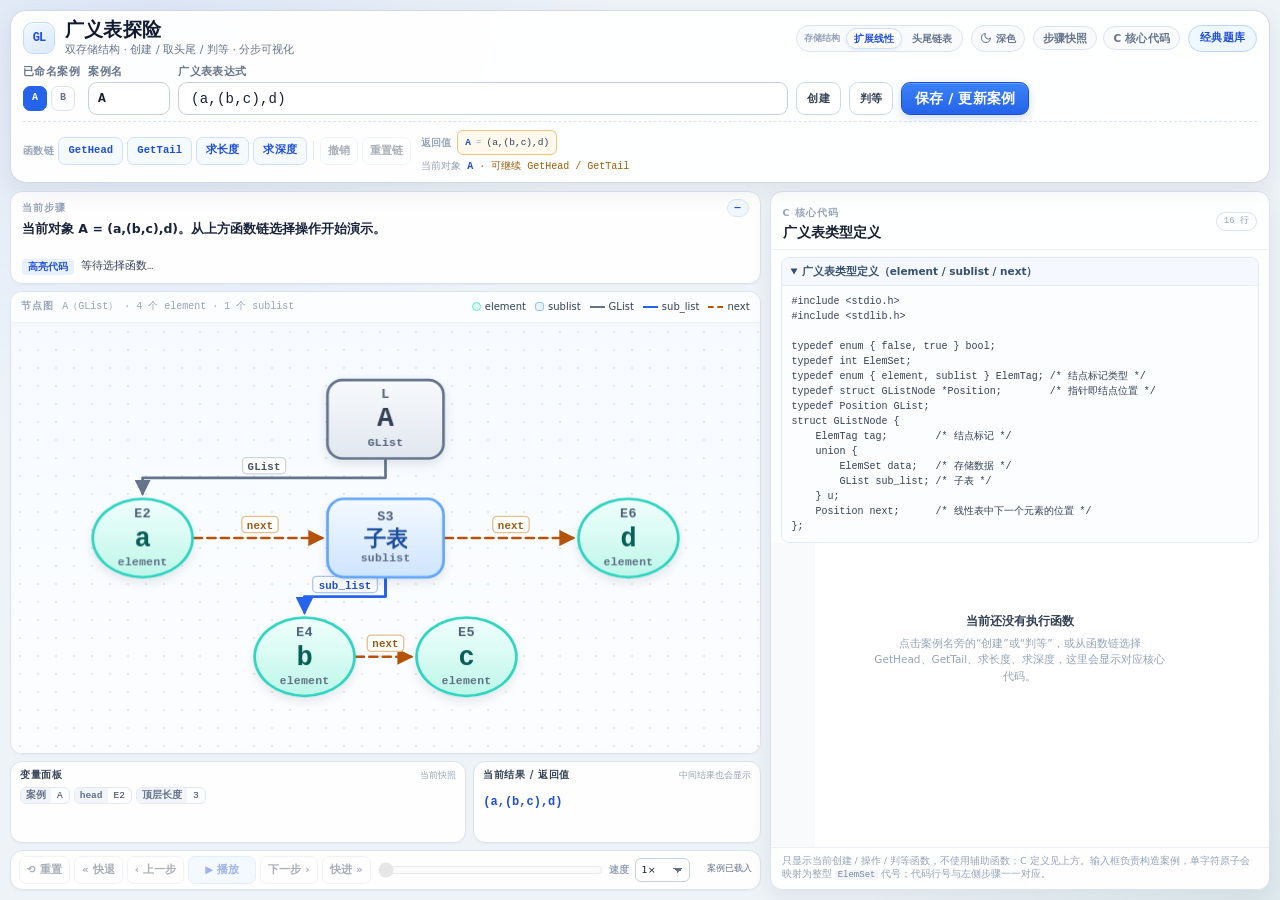
<file: index.html>
<!DOCTYPE html>
<html lang="zh-CN">
<head>
  <meta charset="UTF-8">
  <meta name="viewport" content="width=device-width, initial-scale=1.0">
  <meta name="color-scheme" content="light dark">
  <meta name="theme-color" content="#eef3f8" id="themeColorMeta">
  <title>广义表探险 · 双存储结构 / 创建 / 判等</title>
  <script>
    (() => {
      try {
        const saved = localStorage.getItem('glist-theme');
        if (saved === 'dark' || saved === 'light') {
          document.documentElement.dataset.theme = saved;
          if (saved === 'dark') {
            document.querySelector('meta[name="theme-color"]')?.setAttribute('content', '#0a1120');
          }
        }
      } catch (_) {}
    })();
  </script>
  <link rel="stylesheet" href="style.css">
</head>
<body>
  <div class="app-shell">
    <header class="app-header">
      <div class="brand-row">
        <div class="brand">
          <div class="brand-mark" aria-hidden="true">GL</div>
          <div class="brand-copy">
            <h1>广义表探险</h1>
            <p>双存储结构 · 创建 / 取头尾 / 判等 · 分步可视化</p>
          </div>
        </div>
        <div class="header-actions">
          <div class="storage-switch" role="group" aria-label="选择广义表存储结构">
            <span class="storage-switch__label">存储结构</span>
            <button class="storage-btn is-active" type="button" data-storage="linear" aria-pressed="true">扩展线性</button>
            <button class="storage-btn" type="button" data-storage="headtail" aria-pressed="false">头尾链表</button>
          </div>
          <button id="themeToggle" class="theme-toggle" type="button" aria-pressed="false" title="切换到深色模式">
            <svg class="theme-icon theme-icon--moon" viewBox="0 0 24 24" aria-hidden="true">
              <path d="M21 12.79A9 9 0 1 1 11.21 3 7 7 0 0 0 21 12.79z"></path>
            </svg>
            <svg class="theme-icon theme-icon--sun" viewBox="0 0 24 24" aria-hidden="true">
              <circle cx="12" cy="12" r="4"></circle>
              <path d="M12 2v2M12 20v2M4.93 4.93l1.42 1.42M17.66 17.66l1.41 1.41M2 12h2M20 12h2M4.93 19.07l1.42-1.42M17.66 6.34l1.41-1.41"></path>
            </svg>
            <span class="theme-toggle__label">深色</span>
          </button>
          <div class="header-pills" aria-label="功能摘要">
            <span class="pill">步骤快照</span>
            <span class="pill">C 核心代码</span>
          </div>
          <button id="quizOpenBtn" class="pill pill-button pill-accent" type="button">经典题库</button>
        </div>
      </div>

      <form id="caseForm" class="case-row" autocomplete="off">
        <div class="case-picker">
          <span class="field-label">已命名案例</span>
          <div id="caseChips" class="case-chips" role="group" aria-label="选择已命名广义表案例"></div>
        </div>
        <label class="field case-name-field" for="caseNameInput">
          <span class="field-label">案例名</span>
          <input
            id="caseNameInput"
            name="caseName"
            type="text"
            maxlength="12"
            spellcheck="false"
            autocomplete="off"
            value="A"
            placeholder="A"
          >
        </label>
        <label class="field field-expression" for="exprInput">
          <span class="field-label">广义表表达式</span>
          <input
            id="exprInput"
            name="expression"
            type="text"
            value="(a,(b,c),d)"
            spellcheck="false"
            autocomplete="off"
            placeholder="例如：(a,(b,c),d)"
          >
        </label>
        <button id="buildCaseBtn" class="btn btn-tool" type="button" title="逐步演示 BuildList 创建当前广义表">创建</button>
        <button id="compareCasesBtn" class="btn btn-tool" type="button" title="选择两个已命名案例，比较结构、tag 与 data">判等</button>
        <button id="saveCaseBtn" class="btn btn-primary" type="submit">保存 / 更新案例</button>
        <span id="caseFeedback" class="case-feedback" aria-live="polite"></span>
      </form>

      <div id="errorBanner" class="error-banner" role="alert" aria-live="polite" hidden></div>

      <section class="function-strip" aria-label="广义表函数链与返回值">
        <div class="function-buttons" id="functionButtons">
          <span class="strip-label">函数链</span>
          <button class="btn fn-btn" type="button" data-operation="head" title="取当前表的第一个元素；可连续调用逐层取表头">GetHead</button>
          <button class="btn fn-btn" type="button" data-operation="tail" title="取当前表首元素之后的剩余表；可连续调用逐层取表尾">GetTail</button>
          <button class="btn fn-btn" type="button" data-operation="length" title="求当前表的顶层长度">求长度</button>
          <button class="btn fn-btn" type="button" data-operation="depth" title="求当前表的深度">求深度</button>
          <span class="function-separator" aria-hidden="true"></span>
          <button id="undoChainBtn" class="btn btn-control" type="button" title="撤销函数链最后一层">撤销</button>
          <button id="resetChainBtn" class="btn btn-control" type="button" title="回到当前命名案例">重置链</button>
        </div>
        <div class="chain-view">
          <div class="chain-row">
            <span class="chain-caption">返回值</span>
            <div id="chainTrail" class="chain-trail" aria-live="polite"></div>
          </div>
          <div id="chainExpression" class="chain-expression" aria-live="polite">
            <span class="chain-expression__label">当前对象</span>
            <code class="chain-expression__value">A</code>
          </div>
        </div>
      </section>
    </header>

    <main class="workspace">
      <section class="visual-column" aria-label="广义表可视化区">
        <section class="step-panel" aria-label="当前步骤">
          <div class="step-topline">
            <span class="eyebrow">当前步骤</span>
            <span id="stepCounter" class="step-counter">0 / 0</span>
          </div>
          <p id="stepDesc" class="step-desc">选择命名案例后，可播放 BuildList 创建过程，执行 GetHead / GetTail / 求长度 / 求深度，或比较两个案例。</p>
          <p class="code-hint-row">
            <span class="code-hint-label">高亮代码</span>
            <code id="codeHint">等待开始…</code>
          </p>
        </section>

        <section class="diagram-card" aria-label="节点图画布">
          <div class="diagram-toolbar">
            <div class="diagram-title">
              <span class="eyebrow">节点图</span>
              <span id="diagramSummary" class="diagram-summary">尚未生成</span>
            </div>
            <div id="linearLegend" class="legend" aria-label="扩展线性链表图例">
              <span class="legend-item"><i class="legend-dot legend-dot-atom"></i>element</span>
              <span class="legend-item"><i class="legend-dot legend-dot-list"></i>sublist</span>
              <span class="legend-item"><i class="legend-line legend-line-root"></i>GList</span>
              <span class="legend-item"><i class="legend-line legend-line-child"></i>sub_list</span>
              <span class="legend-item"><i class="legend-line legend-line-next"></i>next</span>
            </div>
            <div id="htLegend" class="legend" aria-label="头尾链表图例" hidden>
              <span class="legend-item"><i class="legend-dot legend-dot-atom"></i>ATOM</span>
              <span class="legend-item"><i class="legend-dot legend-dot-list"></i>LIST</span>
              <span class="legend-item"><i class="legend-line legend-line-root"></i>GList</span>
              <span class="legend-item"><i class="legend-line legend-line-child"></i>hp</span>
              <span class="legend-item"><i class="legend-line legend-line-next"></i>tp</span>
            </div>
          </div>
          <div id="diagramViewport" class="diagram-viewport">
            <div id="diagramStage" class="diagram-stage">
              <div id="layerLayer" class="layer-layer" aria-hidden="true"></div>
              <svg id="edgeLayer" class="edge-layer" aria-hidden="true">
                <defs>
                  <marker id="arrow-root" viewBox="0 0 10 10" refX="8.5" refY="5" markerWidth="6" markerHeight="6" orient="auto-start-reverse">
                    <path class="edge-marker edge-marker--root" d="M 0 0 L 10 5 L 0 10 z"></path>
                  </marker>
                  <marker id="arrow-child" viewBox="0 0 10 10" refX="8.5" refY="5" markerWidth="6" markerHeight="6" orient="auto-start-reverse">
                    <path class="edge-marker edge-marker--child" d="M 0 0 L 10 5 L 0 10 z"></path>
                  </marker>
                  <marker id="arrow-next" viewBox="0 0 10 10" refX="8.5" refY="5" markerWidth="6" markerHeight="6" orient="auto-start-reverse">
                    <path class="edge-marker edge-marker--next" d="M 0 0 L 10 5 L 0 10 z"></path>
                  </marker>
                  <marker id="arrow-hot" viewBox="0 0 10 10" refX="8.5" refY="5" markerWidth="7" markerHeight="7" orient="auto-start-reverse">
                    <path class="edge-marker edge-marker--hot" d="M 0 0 L 10 5 L 0 10 z"></path>
                  </marker>
                </defs>
              </svg>
              <div id="nodeLayer" class="node-layer"></div>
              <div id="laneLabel" class="lane-label" hidden>返回值</div>
            </div>
            <div id="htCanvas" class="ht-canvas" hidden>
              <div id="htStage" class="ht-stage">
                <svg id="htEdgeLayer" class="ht-edge-layer" aria-hidden="true"></svg>
                <div id="htNodeLayer" class="ht-node-layer"></div>
              </div>
            </div>
            <div id="canvasMetric" class="canvas-metric" hidden></div>
            <div id="compareCanvas" class="compare-canvas" hidden>
              <div class="compare-banner">
                <div class="compare-banner__title">
                  <span class="compare-kicker">判等过程</span>
                  <strong id="compareTitle">A ↔ B</strong>
                </div>
                <span id="compareCurrent" class="compare-current">准备比较</span>
                <button id="compareExitBtn" class="btn btn-control compare-exit" type="button" title="退出判等，回到当前案例">退出</button>
              </div>
              <div class="compare-panels">
                <section class="compare-panel" aria-label="左侧广义表">
                  <header class="compare-panel__head">
                    <span id="compareNameA" class="compare-panel__name">A</span>
                    <span id="compareValueA" class="compare-panel__value"></span>
                  </header>
                  <div id="compareViewportA" class="compare-viewport">
                    <div id="compareStageA" class="compare-stage">
                      <svg id="compareEdgeLayerA" class="compare-edge-layer" aria-hidden="true"></svg>
                      <div id="compareNodeLayerA" class="compare-node-layer"></div>
                    </div>
                  </div>
                </section>
                <section class="compare-panel" aria-label="右侧广义表">
                  <header class="compare-panel__head">
                    <span id="compareNameB" class="compare-panel__name">B</span>
                    <span id="compareValueB" class="compare-panel__value"></span>
                  </header>
                  <div id="compareViewportB" class="compare-viewport">
                    <div id="compareStageB" class="compare-stage">
                      <svg id="compareEdgeLayerB" class="compare-edge-layer" aria-hidden="true"></svg>
                      <div id="compareNodeLayerB" class="compare-node-layer"></div>
                    </div>
                  </div>
                </section>
              </div>
            </div>
            <div id="canvasEmpty" class="canvas-empty">
              <span class="canvas-empty-mark" aria-hidden="true">( )</span>
              <strong>节点图等待载入</strong>
              <p>选择命名案例后，可播放“创建”过程，或执行 GetHead / GetTail / 求长度 / 求深度；也可以点击“判等”比较两个案例。</p>
            </div>
          </div>
        </section>

        <div class="state-grid">
          <section class="variables-panel" aria-label="变量面板">
            <div class="panel-heading">
              <h2>变量面板</h2>
              <span class="panel-note">当前快照</span>
            </div>
            <div id="variablesList" class="variables-list">
              <span class="muted">暂无变量</span>
            </div>
          </section>

          <section class="result-panel" aria-label="当前结果">
            <div class="panel-heading">
              <h2>当前结果 / 返回值</h2>
              <span class="panel-note">中间结果也会显示</span>
            </div>
            <div class="result-content">
              <span id="resultValue" class="result-value">—</span>
              <span id="returnNodeChip" class="return-node-chip" hidden></span>
            </div>
          </section>
        </div>

        <section class="playback-panel" aria-label="播放控制">
          <div class="control-buttons">
            <button id="resetBtn" class="btn btn-control" type="button" title="回到第一步并暂停">⟲ 重置</button>
            <button id="rewindBtn" class="btn btn-control" type="button" title="后退 5 步">« 快退</button>
            <button id="prevBtn" class="btn btn-control" type="button" title="上一步">‹ 上一步</button>
            <button id="playPauseBtn" class="btn btn-control btn-play" type="button" title="播放或暂停">▶ 播放</button>
            <button id="nextBtn" class="btn btn-control" type="button" title="下一步">下一步 ›</button>
            <button id="forwardBtn" class="btn btn-control" type="button" title="前进 5 步">快进 »</button>
          </div>
          <div class="timeline-row">
            <label class="sr-only" for="progressSlider">步骤进度</label>
            <input id="progressSlider" class="progress-slider" type="range" min="0" max="0" step="1" value="0" disabled>
            <label class="speed-label" for="speedSelect">速度</label>
            <select id="speedSelect" class="speed-select">
              <option value="0.5">0.5×</option>
              <option value="1" selected>1×</option>
              <option value="1.5">1.5×</option>
              <option value="2">2×</option>
            </select>
            <span id="stepProgressText" class="step-progress-text">—</span>
          </div>
        </section>
      </section>

      <aside class="code-column" aria-label="C 语言代码区">
        <div class="code-header">
          <div>
            <span class="eyebrow">C 核心代码</span>
            <h2 id="codeTitle">广义表类型定义</h2>
          </div>
          <span id="codeTotal" class="code-total">— 行</span>
        </div>
        <details id="typeDefDetails" class="type-def" open>
          <summary id="typeDefSummary">广义表类型定义（与题目代码一致）</summary>
          <pre id="typeDefCode" class="type-def__code"></pre>
        </details>
        <div id="codeScroll" class="code-scroll" tabindex="0" aria-label="可滚动的当前操作核心代码">
          <div id="codeLines" class="code-lines"></div>
          <div id="codeEmpty" class="code-empty">
            <strong>当前还没有执行函数</strong>
            <span>点击案例名旁的“创建”或“判等”，或从函数链选择 GetHead、GetTail、求长度、求深度，这里会显示对应核心代码。</span>
          </div>
        </div>
        <p class="code-footnote">只显示当前创建 / 操作 / 判等函数，不使用辅助函数；C 定义见上方。输入框负责构造案例，单字符原子会映射为整型 <code>ElemSet</code> 代号；代码行号与左侧步骤一一对应。</p>
      </aside>
    </main>
  </div>

  <div id="quizModal" class="quiz-modal" hidden>
    <div class="quiz-backdrop" data-quiz-close></div>
    <section class="quiz-dialog" role="dialog" aria-modal="true" aria-labelledby="quizTitle" aria-describedby="quizIntro">
      <header class="quiz-header">
        <div class="quiz-heading">
          <span class="eyebrow">经典题库 · 自主学习</span>
          <h2 id="quizTitle">广义表常见考点</h2>
          <p id="quizIntro">考研、期末与面试中的常见题型归纳。先思考，再展开答案；相关题目可以直接载入左侧分步演示。</p>
        </div>
        <button id="quizCloseBtn" class="btn btn-ghost quiz-close" type="button" aria-label="关闭经典题库">关闭</button>
      </header>
      <nav id="quizCategories" class="quiz-categories" aria-label="题库分类"></nav>
      <div id="quizList" class="quiz-list"></div>
      <footer class="quiz-footer">
        <strong>深度口径提示：</strong>左侧动画采用“层数口径”（原子计 1 层）；教材的“括号重数口径”通常会少一层。题目答案中会注明两种口径。
      </footer>
    </section>
  </div>

  <div id="compareModal" class="quiz-modal compare-modal" hidden>
    <div class="quiz-backdrop" data-compare-close></div>
    <section class="compare-dialog" role="dialog" aria-modal="true" aria-labelledby="compareTitleModal" aria-describedby="compareIntro">
      <header class="quiz-header">
        <div class="quiz-heading">
          <span class="eyebrow">结构判等 · 同步遍历</span>
          <h2 id="compareTitleModal">比较两个广义表</h2>
          <p id="compareIntro">选择左右两个案例。判定会同步比较 tag、data 与 sub_list 的递归结构。</p>
        </div>
        <button id="compareCloseBtn" class="btn btn-ghost quiz-close" type="button" aria-label="关闭判等选择">关闭</button>
      </header>
      <div class="compare-form">
        <label class="compare-field" for="compareSelectA">
          <span class="field-label">左侧案例</span>
          <select id="compareSelectA"></select>
        </label>
        <span class="compare-vs" aria-hidden="true">↔</span>
        <label class="compare-field" for="compareSelectB">
          <span class="field-label">右侧案例</span>
          <select id="compareSelectB"></select>
        </label>
        <p id="compareHint" class="compare-hint">两个案例都会按当前保存的表达式重新解析。</p>
      </div>
      <footer class="compare-footer">
        <button id="compareCancelBtn" class="btn btn-ghost" type="button">取消</button>
        <button id="compareStartBtn" class="btn btn-primary" type="button">开始判等</button>
      </footer>
    </section>
  </div>

  <script src="app.js"></script>
</body>
</html>
</file>
<file: style.css>
/* =========================================================
   广义表探险 · 教学化分步可视化
   布局：顶部控制区 + 左侧节点/步骤区 + 右侧 C 代码区
   ========================================================= */

:root {
  --bg: #eef3f8;
  --surface: #ffffff;
  --surface-soft: #f8fafc;
  --surface-tint: #f5f9ff;
  --ink: #172033;
  --ink-soft: #334155;
  --muted: #64748b;
  --faint: #94a3b8;
  --line: #dbe3ee;
  --line-strong: #c4cfdd;

  --blue: #2563eb;
  --blue-deep: #1d4ed8;
  --blue-soft: #e8f1ff;
  --blue-line: #93c5fd;

  --teal: #0f766e;
  --teal-soft: #dff8f2;
  --teal-line: #5eead4;

  --amber: #b45309;
  --amber-soft: #fff4db;
  --amber-line: #f7c873;
  --hot: #ea580c;

  --danger: #b42318;
  --danger-soft: #fff0ee;
  --danger-line: #f4b4ad;

  --success: #157347;
  --success-soft: #e8f7ee;

  --shadow-sm: 0 1px 2px rgba(15, 23, 42, 0.04);
  --shadow-md: 0 8px 24px rgba(15, 23, 42, 0.07);
  --shadow-lg: 0 18px 50px rgba(15, 23, 42, 0.11);

  --radius-sm: 8px;
  --radius-md: 12px;
  --radius-lg: 16px;

  --sans: "Segoe UI", "Microsoft YaHei", "PingFang SC", system-ui, -apple-system, sans-serif;
  --mono: "Cascadia Mono", Consolas, "Courier New", monospace;
}

* {
  box-sizing: border-box;
}

html,
body {
  height: 100%;
}

body {
  margin: 0;
  overflow: hidden;
  color: var(--ink);
  background:
    radial-gradient(circle at 12% 0%, rgba(37, 99, 235, 0.09), transparent 29rem),
    radial-gradient(circle at 100% 100%, rgba(15, 118, 110, 0.07), transparent 26rem),
    var(--bg);
  font-family: var(--sans);
  font-size: 14px;
  line-height: 1.45;
  -webkit-font-smoothing: antialiased;
}

button,
input,
select {
  font: inherit;
  color: inherit;
}

button {
  cursor: pointer;
}

button:disabled {
  cursor: not-allowed;
}

code,
pre {
  font-family: var(--mono);
}

[hidden] {
  display: none !important;
}

.sr-only {
  position: absolute;
  width: 1px;
  height: 1px;
  padding: 0;
  margin: -1px;
  overflow: hidden;
  clip: rect(0, 0, 0, 0);
  white-space: nowrap;
  border: 0;
}

/* ---------- 整体框架 ---------- */

.app-shell {
  display: flex;
  flex-direction: column;
  gap: 8px;
  height: 100vh;
  height: 100dvh;
  min-height: 560px;
  padding: 10px;
}

.app-header {
  position: relative;
  z-index: 5;
  flex: 0 0 auto;
  padding: 8px 12px;
  border: 1px solid rgba(196, 207, 221, 0.78);
  border-radius: var(--radius-lg);
  background: rgba(255, 255, 255, 0.94);
  box-shadow: var(--shadow-md);
  backdrop-filter: blur(10px);
}

.brand-row {
  display: flex;
  align-items: center;
  justify-content: space-between;
  gap: 16px;
  min-height: 30px;
}

.brand {
  display: flex;
  align-items: center;
  gap: 10px;
  min-width: 0;
}

.brand-mark {
  display: grid;
  flex: 0 0 auto;
  place-items: center;
  width: 32px;
  height: 32px;
  border: 1px solid #bfdbfe;
  border-radius: 10px;
  color: var(--blue-deep);
  background: linear-gradient(145deg, #f0f7ff, #dbeafe);
  box-shadow: inset 0 1px 0 #fff;
  font-family: var(--mono);
  font-size: 12px;
  font-weight: 800;
  letter-spacing: -0.08em;
}

.brand-copy {
  min-width: 0;
}

.brand-copy h1 {
  margin: 0;
  color: #101b31;
  font-size: 19px;
  font-weight: 750;
  letter-spacing: 0.01em;
  line-height: 1.15;
}

.brand-copy p {
  margin: 1px 0 0;
  overflow: hidden;
  color: var(--muted);
  font-size: 11px;
  text-overflow: ellipsis;
  white-space: nowrap;
}

.header-actions {
  display: flex;
  flex: 0 0 auto;
  align-items: center;
  gap: 8px;
  flex-wrap: wrap;
  justify-content: flex-end;
}

.storage-switch {
  display: flex;
  align-items: center;
  gap: 2px;
  height: 27px;
  padding: 2px;
  border: 1px solid var(--line);
  border-radius: 999px;
  background: var(--surface-soft);
}

.storage-switch__label {
  padding: 0 4px 0 5px;
  color: var(--faint);
  font-size: 9px;
  font-weight: 700;
  white-space: nowrap;
}

.storage-btn {
  height: 21px;
  padding: 0 7px;
  border: 1px solid transparent;
  border-radius: 999px;
  color: var(--muted);
  background: transparent;
  font-size: 9.5px;
  font-weight: 750;
  white-space: nowrap;
  transition: color 150ms ease, background 150ms ease, border-color 150ms ease;
}

.storage-btn:hover {
  color: var(--blue-deep);
}

.storage-btn.is-active {
  border-color: #cfe0fa;
  color: var(--blue-deep);
  background: #fff;
  box-shadow: 0 1px 3px rgba(37, 99, 235, 0.1);
}

.theme-toggle {
  display: inline-flex;
  flex: 0 0 auto;
  align-items: center;
  gap: 4px;
  height: 27px;
  padding: 0 8px;
  border: 1px solid var(--line);
  border-radius: 999px;
  color: var(--muted);
  background: var(--surface-soft);
  font-size: 9.5px;
  font-weight: 750;
  white-space: nowrap;
  transition: color 150ms ease, border-color 150ms ease, background 150ms ease;
}

.theme-toggle:hover {
  border-color: var(--blue-line);
  color: var(--blue-deep);
  background: var(--blue-soft);
}

.theme-toggle:focus-visible {
  outline: 3px solid rgba(37, 99, 235, 0.24);
  outline-offset: 2px;
}

.theme-toggle[aria-pressed="true"] {
  border-color: #cfe0fa;
  color: var(--blue-deep);
  background: #fff;
}

.theme-icon {
  width: 12px;
  height: 12px;
  fill: none;
  stroke: currentColor;
  stroke-width: 2;
  stroke-linecap: round;
  stroke-linejoin: round;
}

.theme-icon--sun {
  display: none;
}

[data-theme="dark"] .theme-icon--moon {
  display: none;
}

[data-theme="dark"] .theme-icon--sun {
  display: block;
}

.header-pills {
  display: flex;
  flex-wrap: wrap;
  gap: 6px;
  justify-content: flex-end;
}

.pill {
  display: inline-flex;
  align-items: center;
  height: 24px;
  padding: 0 9px;
  border: 1px solid var(--line);
  border-radius: 999px;
  color: var(--muted);
  background: var(--surface-soft);
  font-size: 10.5px;
  font-weight: 650;
  letter-spacing: 0.02em;
  white-space: nowrap;
}

.pill-accent {
  border-color: #c7ddff;
  color: var(--blue-deep);
  background: var(--blue-soft);
}

.pill-button {
  height: 27px;
  padding: 0 11px;
  border-color: #bcd7ff;
  background: #eef6ff;
  font-size: 11px;
  cursor: pointer;
  transition: background 150ms ease, border-color 150ms ease, transform 120ms ease;
}

.pill-button:hover {
  border-color: var(--blue);
  background: #dfeeff;
  transform: translateY(-1px);
}

.pill-button:focus-visible {
  outline: 3px solid rgba(37, 99, 235, 0.22);
  outline-offset: 2px;
}

/* ---------- 输入与操作 ---------- */

.runner-row {
  display: flex;
  align-items: flex-end;
  gap: 8px;
  margin-top: 6px;
}

.field {
  display: flex;
  flex-direction: column;
  gap: 3px;
  min-width: 0;
}

.field-expression {
  flex: 1 1 auto;
}

.field-operation {
  flex: 0 0 166px;
}

.field-label {
  color: var(--muted);
  font-size: 10.5px;
  font-weight: 700;
  letter-spacing: 0.04em;
}

input[type="text"],
select {
  height: 33px;
  min-width: 0;
  border: 1px solid var(--line-strong);
  border-radius: 9px;
  outline: none;
  background: #fff;
  color: var(--ink);
  transition: border-color 150ms ease, box-shadow 150ms ease, background 150ms ease;
}

input[type="text"] {
  width: 100%;
  padding: 0 12px;
  font-family: var(--mono);
  font-size: 14px;
  letter-spacing: 0.015em;
}

input[type="text"]::placeholder {
  color: #a3afbf;
}

select {
  width: 100%;
  padding: 0 31px 0 10px;
  appearance: none;
  background-image:
    linear-gradient(45deg, transparent 50%, var(--muted) 50%),
    linear-gradient(135deg, var(--muted) 50%, transparent 50%);
  background-position:
    calc(100% - 15px) 15px,
    calc(100% - 10px) 15px;
  background-repeat: no-repeat;
  background-size: 5px 5px, 5px 5px;
  font-size: 13px;
}

input[type="text"]:focus,
select:focus-visible {
  border-color: var(--blue);
  box-shadow: 0 0 0 3px rgba(37, 99, 235, 0.12);
}

input[type="text"][aria-invalid="true"] {
  border-color: var(--danger-line);
  background: #fffafa;
  box-shadow: 0 0 0 3px rgba(180, 35, 24, 0.08);
}

input[type="text"][aria-invalid="true"]:focus {
  border-color: var(--danger);
}

.btn {
  display: inline-flex;
  align-items: center;
  justify-content: center;
  gap: 5px;
  height: 33px;
  padding: 0 13px;
  border: 1px solid transparent;
  border-radius: 9px;
  font-weight: 650;
  letter-spacing: 0.01em;
  user-select: none;
  transition:
    background 150ms ease,
    border-color 150ms ease,
    color 150ms ease,
    box-shadow 150ms ease,
    transform 120ms ease;
}

.btn:hover:not(:disabled) {
  transform: translateY(-1px);
}

.btn:active:not(:disabled) {
  transform: translateY(0);
}

.btn:focus-visible,
.quiz-tab:focus-visible,
.quiz-action:focus-visible,
.code-nav-btn:focus-visible,
.progress-slider:focus-visible {
  outline: 3px solid rgba(37, 99, 235, 0.22);
  outline-offset: 2px;
}

.btn:disabled {
  opacity: 0.42;
  transform: none;
  box-shadow: none;
}

.btn-primary {
  border-color: #1d4ed8;
  color: #fff;
  background: linear-gradient(180deg, #3b82f6, #2563eb);
  box-shadow: 0 3px 9px rgba(37, 99, 235, 0.22), inset 0 1px 0 rgba(255, 255, 255, 0.24);
}

.btn-primary:hover:not(:disabled) {
  background: linear-gradient(180deg, #3f86f8, #1f57d8);
}

.btn-start {
  flex: 0 0 auto;
  height: 33px;
  padding: 0 17px;
  white-space: nowrap;
}

.btn-icon {
  font-size: 10px;
  transform: translateY(0.5px);
}

.btn-secondary {
  border-color: var(--blue-line);
  color: var(--blue-deep);
  background: var(--blue-soft);
}

.btn-secondary:hover:not(:disabled) {
  border-color: var(--blue);
  background: #dbeafe;
}

.btn-ghost {
  border-color: var(--line);
  color: var(--muted);
  background: transparent;
}

.btn-ghost:hover:not(:disabled) {
  border-color: var(--line-strong);
  color: var(--ink-soft);
  background: var(--surface-soft);
}

.btn-small {
  height: 26px;
  padding: 0 8px;
  border-radius: 7px;
  font-size: 11px;
}

.input-hint {
  flex: 0 0 auto;
  max-width: 180px;
  margin: 0 0 3px;
  color: var(--faint);
  font-size: 10.5px;
  line-height: 1.35;
}

.input-hint code {
  color: var(--muted);
  font-size: 10.5px;
}

/* ---------- 命名案例与函数链 ---------- */

.case-row {
  display: flex;
  align-items: flex-end;
  gap: 8px;
  margin-top: 6px;
}

.case-picker {
  display: flex;
  flex: 0 0 auto;
  flex-direction: column;
  gap: 3px;
  min-width: 0;
}

.case-chips {
  display: flex;
  align-items: center;
  gap: 4px;
  min-height: 33px;
  max-width: 220px;
  overflow-x: auto;
  padding: 2px 0;
  scrollbar-width: thin;
}

.case-chip {
  flex: 0 0 auto;
  height: 25px;
  padding: 0 8px;
  border: 1px solid var(--line);
  border-radius: 7px;
  color: var(--muted);
  background: #fbfdff;
  font-family: var(--mono);
  font-size: 10px;
  font-weight: 750;
  white-space: nowrap;
  transition: background 150ms ease, border-color 150ms ease, color 150ms ease;
}

.case-chip:hover {
  border-color: var(--blue-line);
  color: var(--blue-deep);
  background: var(--blue-soft);
}

.case-chip.is-active {
  border-color: var(--blue);
  color: #fff;
  background: var(--blue);
}

.case-name-field {
  flex: 0 0 82px;
}

.case-name-field input {
  padding: 0 9px;
  font-family: var(--mono);
  font-size: 13px;
  font-weight: 700;
}

.case-row .btn {
  flex: 0 0 auto;
  height: 33px;
}

.btn-tool {
  padding: 0 10px;
  border: 1px solid #cbd9e9;
  color: var(--ink-soft);
  background: #fff;
  font-size: 10.5px;
  font-weight: 750;
}

.btn-tool:hover:not(:disabled) {
  border-color: var(--blue-line);
  color: var(--blue-deep);
  background: var(--blue-soft);
}

.case-feedback {
  flex: 1 1 80px;
  min-width: 0;
  max-width: 220px;
  overflow: hidden;
  padding-bottom: 8px;
  color: var(--success);
  font-size: 10.5px;
  font-weight: 650;
  text-overflow: ellipsis;
  white-space: nowrap;
}

.case-feedback.is-error {
  color: var(--danger);
}

.case-feedback.is-warning {
  color: var(--amber);
}

.function-strip {
  display: flex;
  align-items: center;
  gap: 10px;
  min-height: 36px;
  margin-top: 6px;
  padding-top: 6px;
  border-top: 1px dashed var(--line);
}

.function-buttons {
  display: flex;
  flex: 0 0 auto;
  align-items: center;
  gap: 4px;
  min-width: 0;
}

.strip-label {
  flex: 0 0 auto;
  color: var(--faint);
  font-size: 9.5px;
  font-weight: 750;
  letter-spacing: 0.05em;
  white-space: nowrap;
}

.fn-btn {
  height: 28px;
  padding: 0 9px;
  border: 1px solid #cfe0fa;
  border-radius: 7px;
  color: var(--blue-deep);
  background: #f5faff;
  font-family: var(--mono);
  font-size: 10.5px;
  font-weight: 700;
  white-space: nowrap;
}

.fn-btn:hover:not(:disabled) {
  border-color: var(--blue);
  background: var(--blue-soft);
}

.fn-btn:disabled {
  opacity: 0.42;
}

.function-separator {
  width: 1px;
  height: 19px;
  margin: 0 2px;
  background: #e2e8f0;
}

.function-buttons .btn-control {
  height: 28px;
}

.chain-view {
  display: flex;
  flex: 1 1 auto;
  flex-direction: column;
  align-items: stretch;
  gap: 3px;
  min-width: 0;
  overflow: hidden;
}

.chain-row {
  display: flex;
  align-items: center;
  gap: 6px;
  min-width: 0;
  overflow: hidden;
}

.chain-expression {
  display: flex;
  align-items: center;
  gap: 6px;
  min-width: 0;
  min-height: 13px;
  overflow-x: auto;
  color: var(--muted);
  font-family: var(--mono);
  font-size: 10px;
  line-height: 1.35;
  white-space: nowrap;
  scrollbar-width: thin;
}

.chain-expression__label {
  flex: 0 0 auto;
  color: var(--faint);
  font-family: inherit;
}

.chain-expression__value {
  flex: 0 0 auto;
  color: var(--blue-deep);
  font-family: var(--mono);
  font-weight: 650;
}

.chain-expression__hint {
  flex: 0 0 auto;
  color: var(--amber-deep, #a25c08);
  font-family: var(--mono);
}

.chain-caption {
  flex: 0 0 auto;
  color: var(--faint);
  font-size: 9.5px;
  font-weight: 700;
  white-space: nowrap;
}

.chain-trail {
  display: flex;
  flex: 1 1 auto;
  align-items: center;
  gap: 4px;
  min-width: 0;
  overflow-x: auto;
  padding: 2px 0;
  scrollbar-width: thin;
}

.chain-node {
  display: inline-flex;
  flex: 0 0 auto;
  align-items: center;
  gap: 5px;
  max-width: 270px;
  height: 25px;
  padding: 0 7px;
  border: 1px solid #dce7f3;
  border-radius: 6px;
  color: var(--ink-soft);
  background: #fbfdff;
  font-size: 9.5px;
  cursor: pointer;
  transition: border-color 150ms ease, background 150ms ease;
}

.chain-node:hover {
  border-color: var(--blue-line);
  background: #f5faff;
}

.chain-node.is-current {
  border-color: #efc47d;
  background: #fff9ed;
}

.chain-node__op {
  flex: 0 0 auto;
  color: var(--blue-deep);
  font-family: var(--mono);
  font-weight: 750;
}

.chain-node__eq {
  flex: 0 0 auto;
  color: #a8b4c4;
  font-family: var(--mono);
  font-size: 9px;
}

.chain-node__value {
  overflow: hidden;
  color: var(--ink-soft);
  font-family: var(--mono);
  text-overflow: ellipsis;
  white-space: nowrap;
}

.chain-arrow {
  flex: 0 0 auto;
  color: #a9b5c5;
  font-family: var(--mono);
  font-size: 10px;
}

.chain-empty {
  color: var(--faint);
  font-size: 10px;
}

/* ---------- 错误提示 ---------- */

.error-banner {
  margin-top: 8px;
  padding: 7px 10px;
  border: 1px solid var(--danger-line);
  border-radius: 8px;
  color: var(--danger);
  background: var(--danger-soft);
  font-size: 12px;
  font-weight: 550;
}

.error-banner::before {
  content: "! ";
  font-weight: 800;
}

/* ---------- 工作区 60 / 40 ---------- */

.workspace {
  display: grid;
  flex: 1 1 auto;
  grid-template-columns: minmax(0, 3fr) minmax(0, 2fr);
  gap: 9px;
  min-height: 0;
}

.visual-column {
  display: grid;
  grid-template-rows: auto minmax(0, 1fr) auto auto;
  gap: 7px;
  min-height: 0;
  min-width: 0;
}

.eyebrow {
  color: var(--faint);
  font-size: 9.5px;
  font-weight: 800;
  letter-spacing: 0.11em;
  text-transform: uppercase;
}

.muted {
  color: var(--faint);
  font-size: 11px;
}

/* ---------- 步骤信息 ---------- */

.step-panel {
  min-width: 0;
  padding: 7px 11px 8px;
  border: 1px solid var(--line);
  border-radius: var(--radius-md);
  background: rgba(255, 255, 255, 0.95);
  box-shadow: var(--shadow-sm);
}

.step-topline {
  display: flex;
  align-items: center;
  justify-content: space-between;
  gap: 10px;
}

.step-counter {
  padding: 1px 7px;
  border: 1px solid #dbe7f7;
  border-radius: 999px;
  color: var(--blue-deep);
  background: #f1f7ff;
  font-family: var(--mono);
  font-size: 10px;
  font-weight: 700;
  white-space: nowrap;
}

.step-desc {
  display: -webkit-box;
  min-height: 35px;
  margin: 3px 0 4px;
  overflow: hidden;
  color: #17233a;
  font-size: 12.5px;
  font-weight: 650;
  line-height: 1.4;
  -webkit-box-orient: vertical;
  -webkit-line-clamp: 2;
}

.code-hint-row {
  display: flex;
  align-items: center;
  gap: 7px;
  min-width: 0;
  margin: 0;
  color: var(--muted);
  font-size: 10.5px;
}

.code-hint-label {
  flex: 0 0 auto;
  padding: 1px 6px;
  border-radius: 4px;
  color: var(--blue-deep);
  background: var(--blue-soft);
  font-size: 9.5px;
  font-weight: 750;
}

.code-hint-row code {
  min-width: 0;
  overflow: hidden;
  color: var(--ink-soft);
  font-size: 10.5px;
  text-overflow: ellipsis;
  white-space: nowrap;
}

/* ---------- 节点图 ---------- */

.diagram-card {
  display: flex;
  flex-direction: column;
  min-height: 0;
  min-width: 0;
  border: 1px solid var(--line);
  border-radius: var(--radius-md);
  background: rgba(255, 255, 255, 0.97);
  box-shadow: var(--shadow-sm);
  overflow: hidden;
}

.diagram-toolbar {
  display: flex;
  flex: 0 0 auto;
  align-items: center;
  justify-content: space-between;
  gap: 10px;
  min-height: 31px;
  padding: 4px 10px;
  border-bottom: 1px solid #eef2f7;
  background: #fbfdff;
}

.diagram-title {
  display: flex;
  align-items: baseline;
  gap: 8px;
  min-width: 0;
}

.diagram-summary {
  overflow: hidden;
  color: var(--faint);
  font-family: var(--mono);
  font-size: 10px;
  text-overflow: ellipsis;
  white-space: nowrap;
}

.legend {
  display: flex;
  flex: 0 0 auto;
  align-items: center;
  gap: 9px;
  color: var(--ink-soft);
  font-size: 10px;
}

.legend-item {
  display: inline-flex;
  align-items: center;
  gap: 4px;
  white-space: nowrap;
}

.legend-dot {
  display: inline-block;
  width: 9px;
  height: 9px;
  border-radius: 3px;
  border: 1px solid transparent;
}

.legend-dot-atom {
  border-color: var(--teal-line);
  border-radius: 50%;
  background: var(--teal-soft);
}

.legend-dot-list {
  border-color: var(--blue-line);
  background: var(--blue-soft);
}

.legend-line {
  display: inline-block;
  width: 15px;
  height: 0;
  border-top: 2px solid #2563eb;
}

.legend-line-root {
  border-top-color: #64748b;
}

.legend-line-next {
  border-top-color: #b45309;
  border-top-style: dashed;
}

.diagram-viewport {
  position: relative;
  flex: 1 1 auto;
  min-height: 170px;
  overflow: hidden;
  background-color: #fbfdff;
  background-image:
    radial-gradient(circle, rgba(148, 163, 184, 0.22) 1px, transparent 1.2px),
    linear-gradient(180deg, rgba(239, 246, 255, 0.32), rgba(255, 255, 255, 0.12));
  background-position: 0 0, 0 0;
  background-size: 18px 18px, 100% 100%;
}

.diagram-viewport::after {
  content: "";
  position: absolute;
  inset: 0;
  border-radius: inherit;
  box-shadow: inset 0 1px 9px rgba(15, 23, 42, 0.025);
  pointer-events: none;
}

.diagram-stage {
  position: absolute;
  top: 0;
  left: 0;
  width: 600px;
  height: 300px;
  transform-origin: 0 0;
  transition: transform 220ms ease;
}

/* ---------- 头尾链表视图 ---------- */

.ht-canvas {
  position: absolute;
  z-index: 3;
  inset: 0;
  overflow: hidden;
  background:
    radial-gradient(circle, rgba(148, 163, 184, 0.22) 1px, transparent 1.2px),
    linear-gradient(180deg, rgba(239, 246, 255, 0.28), rgba(255, 255, 255, 0.08));
  background-size: 18px 18px, 100% 100%;
}

.ht-stage {
  position: absolute;
  top: 0;
  left: 0;
  transform-origin: 0 0;
  transition: transform 220ms ease;
}

.ht-edge-layer {
  position: absolute;
  inset: 0;
  width: 100%;
  height: 100%;
  overflow: visible;
  pointer-events: none;
}

.ht-node-layer {
  position: absolute;
  inset: 0;
}

.ht-node {
  position: absolute;
  display: flex;
  flex-direction: column;
  align-items: center;
  justify-content: center;
  box-sizing: border-box;
  border: 1.5px solid #7ca7df;
  border-radius: 9px;
  color: #16345f;
  background: linear-gradient(180deg, #f4faff, #eaf4ff);
  box-shadow: 0 5px 13px rgba(31, 76, 140, 0.11);
  text-align: center;
  transition: border-color 160ms ease, box-shadow 160ms ease, transform 160ms ease;
  z-index: 2;
}

.ht-node--atom {
  border-radius: 50%;
  border-color: #40b8a4;
  color: #0f5f54;
  background: linear-gradient(180deg, #effdf9, #dcf8f0);
  box-shadow: 0 5px 13px rgba(25, 142, 123, 0.12);
}

.ht-node--root {
  border-color: #6a7b91;
  color: #34445a;
  background: linear-gradient(180deg, #f8fafc, #e9eff6);
}

.ht-node--list .ht-main {
  font-size: 12px;
  font-weight: 800;
  letter-spacing: 0.03em;
}

.ht-node__id {
  position: absolute;
  top: 3px;
  left: 5px;
  color: #8294aa;
  font-family: var(--mono);
  font-size: 7.5px;
  font-weight: 700;
  line-height: 1;
}

.ht-node--atom .ht-node__id {
  top: -1px;
  left: 50%;
  transform: translateX(-50%);
  color: #5e8d85;
}

.ht-node__main {
  max-width: 100%;
  margin-top: 4px;
  overflow: hidden;
  font-family: var(--mono);
  font-size: 13px;
  font-weight: 800;
  line-height: 1.2;
  text-overflow: ellipsis;
  white-space: nowrap;
}

.ht-node__tag {
  margin-top: 3px;
  color: #70849b;
  font-family: var(--mono);
  font-size: 8px;
  line-height: 1;
}

.ht-node--atom .ht-node__main {
  font-size: 15px;
}

.ht-node--atom .ht-node__tag {
  font-size: 7.5px;
}

.ht-node.is-active {
  z-index: 4;
  border-color: #f59e0b;
  box-shadow: 0 0 0 3px rgba(245, 158, 11, 0.18), 0 8px 18px rgba(188, 103, 10, 0.16);
  transform: scale(1.04);
}

.ht-node.is-returned {
  border-style: dashed;
  border-color: #d97706;
}

.ht-node.is-mismatch {
  border-color: var(--danger) !important;
  box-shadow: 0 0 0 3px rgba(220, 38, 38, 0.16), 0 8px 18px rgba(220, 38, 38, 0.12);
}

.ht-node__badge {
  position: absolute;
  top: -8px;
  left: -8px;
  display: inline-flex;
  align-items: center;
  justify-content: center;
  min-width: 22px;
  height: 16px;
  padding: 0 4px;
  border: 1px solid #bfd8f5;
  border-radius: 999px;
  color: #1d4f8f;
  background: #f2f8ff;
  font-family: var(--mono);
  font-size: 8px;
  font-weight: 800;
}

.ht-node--atom .ht-node__badge {
  color: #0e6b5d;
  border-color: #afe4d9;
  background: #effcf8;
}

.ht-edge {
  fill: none;
  stroke-width: 1.6;
  transition: stroke 140ms ease;
}

.ht-edge--root {
  stroke: #64748b;
}

.ht-edge--hp {
  stroke: var(--blue);
}

.ht-edge--tp {
  stroke: var(--amber);
  stroke-dasharray: 5 5;
}

.ht-edge.is-hot {
  stroke: var(--danger);
  stroke-width: 2.3;
  stroke-dasharray: 4 3;
}

.ht-edge-label-bg {
  fill: rgba(255, 255, 255, 0.96);
  stroke: #dce7f3;
  stroke-width: 0.7;
}

.ht-edge-label {
  font-family: var(--mono);
  font-size: 8px;
  font-weight: 700;
}

.ht-edge-label--root {
  fill: #52657b;
}

.ht-edge-label--hp {
  fill: var(--blue-deep);
}

.ht-edge-label--tp {
  fill: var(--amber-deep, #a25c08);
}

.layer-layer {
  position: absolute;
  z-index: 0;
  inset: 0;
  pointer-events: none;
}

.layer-guide {
  position: absolute;
  left: 0;
  right: 0;
  height: 0;
  pointer-events: none;
}

.layer-guide__label {
  position: absolute;
  left: 9px;
  top: 0;
  transform: translateY(-50%);
  padding: 2px 6px;
  border: 1px solid #dce8f7;
  border-radius: 5px;
  color: #738299;
  background: rgba(250, 253, 255, 0.94);
  font-family: var(--mono);
  font-size: 8px;
  font-weight: 700;
  letter-spacing: 0.02em;
  white-space: nowrap;
  transition: color 160ms ease, border-color 160ms ease, background 160ms ease;
}

.layer-guide__line {
  position: absolute;
  left: 60px;
  right: 14px;
  top: 0;
  border-top: 1px dashed rgba(96, 165, 250, 0.22);
  transition: border-color 160ms ease;
}

.layer-guide.is-current .layer-guide__label {
  border-color: #f4bd67;
  color: var(--amber);
  background: #fff9ec;
}

.layer-guide.is-current .layer-guide__line {
  border-top-style: solid;
  border-top-color: rgba(234, 88, 12, 0.38);
}

.edge-layer {
  position: absolute;
  z-index: 1;
  inset: 0;
  width: 100%;
  height: 100%;
  overflow: visible;
  pointer-events: none;
}

.node-layer {
  position: absolute;
  z-index: 2;
  inset: 0;
}

.lane-label {
  position: absolute;
  z-index: 4;
  transform: translate(-50%, -50%);
  padding: 2px 7px;
  border: 1px dashed var(--amber-line);
  border-radius: 999px;
  color: var(--amber);
  background: rgba(255, 247, 232, 0.94);
  font-size: 9.5px;
  font-weight: 750;
  letter-spacing: 0.04em;
  white-space: nowrap;
}

.canvas-metric {
  position: absolute;
  z-index: 8;
  top: 10px;
  right: 12px;
  display: inline-flex;
  align-items: center;
  gap: 5px;
  padding: 4px 10px;
  border: 1px solid #bcd7ff;
  border-radius: 999px;
  color: var(--blue-deep);
  background: rgba(244, 250, 255, 0.95);
  box-shadow: 0 3px 10px rgba(37, 99, 235, 0.09);
  font-family: var(--mono);
  font-size: 10.5px;
  font-weight: 800;
  pointer-events: none;
}

.canvas-metric.is-depth {
  border-color: #f1d19d;
  color: #9a5a11;
  background: rgba(255, 250, 240, 0.96);
  box-shadow: 0 3px 10px rgba(180, 83, 9, 0.1);
}

.canvas-empty {
  position: absolute;
  inset: 0;
  z-index: 1;
  display: flex;
  flex-direction: column;
  align-items: center;
  justify-content: center;
  padding: 18px;
  color: var(--muted);
  text-align: center;
  pointer-events: none;
}

.canvas-empty-mark {
  display: grid;
  place-items: center;
  width: 52px;
  height: 52px;
  margin-bottom: 7px;
  border: 1px dashed var(--line-strong);
  border-radius: 16px;
  color: var(--blue-line);
  background: rgba(255, 255, 255, 0.63);
  font-family: var(--mono);
  font-size: 19px;
  font-weight: 600;
}

.canvas-empty strong {
  color: var(--ink-soft);
  font-size: 12.5px;
}

.canvas-empty p {
  max-width: 310px;
  margin: 4px 0 0;
  color: var(--faint);
  font-size: 10.5px;
  line-height: 1.5;
}

/* ---------- 节点 ---------- */

.gl-node {
  position: absolute;
  z-index: 2;
  display: flex;
  flex-direction: column;
  align-items: center;
  justify-content: center;
  width: 76px;
  height: 60px;
  padding: 4px 7px;
  overflow: visible;
  border: 2px solid var(--line-strong);
  border-radius: 13px;
  color: var(--ink);
  background: #fff;
  box-shadow: 0 3px 8px rgba(15, 23, 42, 0.1);
  transform-origin: 50% 50%;
  transition:
    transform 190ms cubic-bezier(0.2, 0.8, 0.2, 1),
    border-color 190ms ease,
    background 190ms ease,
    box-shadow 190ms ease,
    opacity 190ms ease,
    filter 190ms ease;
  will-change: transform;
  user-select: none;
}

.gl-node--atom {
  border-color: #2dd4bf;
  border-radius: 50%;
  background: linear-gradient(180deg, #f0fffc, #bff7ea);
}

.gl-node--list {
  border-color: #60a5fa;
  background: linear-gradient(180deg, #f4f9ff, #cfe5ff);
}

.gl-node--root {
  z-index: 3;
  border-color: #64748b;
  border-radius: 12px;
  background: linear-gradient(180deg, #f8fafc, #e2e8f0);
  box-shadow: 0 3px 9px rgba(51, 65, 85, 0.14);
}

.gl-node--root .node-main {
  color: #334155;
  font-family: var(--mono);
  font-size: 21px;
}

.gl-node--root .node-tag {
  color: #52637a;
}

.gl-node--synthetic {
  z-index: 3;
  border-style: dashed;
  border-color: #f0b64d;
  border-radius: 13px;
  background: linear-gradient(180deg, #fffdf6, #ffe8b4);
}

.node-id {
  max-width: 100%;
  overflow: hidden;
  color: #4d6079;
  font-family: var(--mono);
  font-size: 10px;
  font-weight: 800;
  letter-spacing: 0.025em;
  line-height: 1.1;
  text-overflow: ellipsis;
  white-space: nowrap;
}

.node-main {
  max-width: 100%;
  overflow: hidden;
  margin: 2px 0;
  color: #172033;
  font-size: 19px;
  font-weight: 800;
  line-height: 1.08;
  text-overflow: ellipsis;
  white-space: nowrap;
}

.gl-node--atom .node-main {
  color: #075e56;
  font-family: var(--mono);
  font-size: 20px;
}

.gl-node--list .node-main {
  color: #1e4f9c;
  font-size: 16px;
}

.gl-node--synthetic .node-main {
  color: #96500a;
  font-size: 14px;
}

.node-tag {
  max-width: 100%;
  overflow: hidden;
  color: #5d6e84;
  font-family: var(--mono);
  font-size: 8.5px;
  font-weight: 700;
  letter-spacing: 0.02em;
  line-height: 1.1;
  text-overflow: ellipsis;
  white-space: nowrap;
}

.node-child-ref {
  max-width: 100%;
  overflow: hidden;
  color: #9a5a11;
  font-family: var(--mono);
  font-size: 8px;
  font-weight: 650;
  line-height: 1.1;
  text-overflow: ellipsis;
  white-space: nowrap;
}

.node-badge {
  position: absolute;
  z-index: 4;
  top: -8px;
  left: -8px;
  display: inline-flex;
  align-items: center;
  justify-content: center;
  min-width: 21px;
  height: 21px;
  padding: 0 5px;
  border: 2px solid #fff;
  border-radius: 999px;
  color: #fff;
  background: #2563eb;
  box-shadow: 0 3px 7px rgba(37, 99, 235, 0.26);
  font-family: var(--mono);
  font-size: 9px;
  font-weight: 800;
  line-height: 1;
  white-space: nowrap;
  pointer-events: none;
}

.node-badge--depth {
  background: #d97706;
  box-shadow: 0 3px 7px rgba(180, 83, 9, 0.24);
}

.gl-node.is-pending {
  opacity: 0.76;
  filter: saturate(0.45);
}

.gl-node.is-active {
  z-index: 6;
  border-color: var(--hot);
  background: #fff0d4;
  box-shadow:
    0 0 0 5px rgba(234, 88, 12, 0.2),
    0 10px 24px rgba(234, 88, 12, 0.28);
  transform: scale(1.1);
}

.gl-node.is-active .node-tag,
.gl-node.is-active .node-id {
  color: #9a3412;
}

.gl-node.is-visited:not(.is-active) {
  border-color: #0f8a7d;
  background: linear-gradient(180deg, #e8fff9, #b8f3e4);
  box-shadow:
    0 0 0 3px rgba(15, 118, 110, 0.18),
    0 3px 8px rgba(15, 118, 110, 0.14);
}

.gl-node.is-visited:not(.is-active)::after {
  content: "✓";
  position: absolute;
  top: -7px;
  right: -7px;
  display: grid;
  place-items: center;
  width: 17px;
  height: 17px;
  border: 2px solid #fff;
  border-radius: 50%;
  color: #fff;
  background: #0f8a7d;
  box-shadow: 0 2px 5px rgba(15, 118, 110, 0.25);
  font-family: var(--sans);
  font-size: 10px;
  font-weight: 800;
  line-height: 1;
  pointer-events: none;
}

.gl-node.is-returned {
  outline: 2px dashed #d97706;
  outline-offset: 4px;
}

.gl-node.is-new {
  animation: node-in 220ms ease both;
}

@keyframes node-in {
  from {
    opacity: 0;
    filter: blur(2px);
  }
  to {
    opacity: 1;
    filter: blur(0);
  }
}

/* ---------- SVG 连线 ---------- */

.edge-group path {
  fill: none;
  stroke-linecap: round;
  stroke-linejoin: round;
  transition: stroke 160ms ease, stroke-width 160ms ease, opacity 160ms ease;
}

.edge-group--child path {
  stroke: #2563eb;
  stroke-width: 2.2;
}

.edge-group--root path {
  stroke: #64748b;
  stroke-width: 2;
}

.edge-group--next path {
  stroke: #b45309;
  stroke-width: 2;
  stroke-dasharray: 6 4;
}

.edge-group.is-hot path {
  stroke: #dc2626;
  stroke-width: 4.2;
  stroke-dasharray: 7 4;
  animation: dash-flow 700ms linear infinite;
}

.edge-label-bg {
  fill: rgba(255, 255, 255, 0.96);
  stroke-width: 1;
  transition: stroke 160ms ease, fill 160ms ease;
}

.edge-label {
  font-family: var(--mono);
  font-size: 8px;
  font-weight: 800;
  letter-spacing: 0.01em;
  text-anchor: middle;
  pointer-events: none;
  transition: fill 160ms ease;
}

.edge-group--child .edge-label-bg {
  stroke: #a9c9f5;
}

.edge-group--child .edge-label {
  fill: #1d4ed8;
}

.edge-group--root .edge-label-bg {
  stroke: #cbd5e1;
}

.edge-group--root .edge-label {
  fill: #475569;
}

.edge-group--next .edge-label-bg {
  stroke: #e5c18f;
}

.edge-group--next .edge-label {
  fill: #9a5a11;
}

.edge-group.is-hot .edge-label-bg {
  fill: #fff1ef;
  stroke: #ef8b7f;
}

.edge-group.is-hot .edge-label {
  fill: #b91c1c;
}

@keyframes dash-flow {
  to {
    stroke-dashoffset: -22;
  }
}

/* ---------- 变量与结果 ---------- */

.state-grid {
  display: grid;
  grid-template-columns: minmax(0, 1.35fr) minmax(220px, 0.85fr);
  gap: 7px;
  height: 82px;
  min-height: 0;
}

.variables-panel,
.result-panel {
  min-width: 0;
  min-height: 0;
  padding: 6px 9px 6px;
  border: 1px solid var(--line);
  border-radius: var(--radius-md);
  background: rgba(255, 255, 255, 0.96);
  box-shadow: var(--shadow-sm);
  overflow: hidden;
}

.panel-heading {
  display: flex;
  align-items: center;
  justify-content: space-between;
  gap: 8px;
  margin-bottom: 4px;
}

.panel-heading h2 {
  margin: 0;
  color: var(--ink-soft);
  font-size: 10px;
  font-weight: 800;
  letter-spacing: 0.06em;
}

.panel-note {
  overflow: hidden;
  color: var(--faint);
  font-size: 8.5px;
  text-overflow: ellipsis;
  white-space: nowrap;
}

.variables-list {
  display: flex;
  align-content: flex-start;
  align-items: flex-start;
  flex-wrap: wrap;
  gap: 4px;
  max-height: 51px;
  overflow: auto;
  scrollbar-width: thin;
}

.var-chip {
  display: inline-flex;
  align-items: stretch;
  max-width: 100%;
  border: 1px solid #e2e9f2;
  border-radius: 6px;
  overflow: hidden;
  background: #fbfdff;
  font-family: var(--mono);
  font-size: 9.5px;
  line-height: 1.45;
}

.var-key {
  flex: 0 0 auto;
  padding: 1px 5px;
  color: #61718a;
  background: #f1f5fa;
  font-weight: 700;
}

.var-value {
  overflow: hidden;
  max-width: 180px;
  padding: 1px 6px;
  color: var(--ink-soft);
  text-overflow: ellipsis;
  white-space: nowrap;
}

.result-panel {
  display: flex;
  flex-direction: column;
}

.result-content {
  display: flex;
  align-items: center;
  gap: 7px;
  min-height: 33px;
  min-width: 0;
  overflow: auto;
}

.result-value {
  flex: 1 1 auto;
  overflow: hidden;
  color: var(--blue-deep);
  font-family: var(--mono);
  font-size: 12px;
  font-weight: 700;
  line-height: 1.45;
  overflow-wrap: anywhere;
  white-space: pre-wrap;
}

.result-value.is-error {
  color: var(--danger);
}

.return-node-chip {
  display: inline-flex;
  flex: 0 0 auto;
  align-items: center;
  max-width: 150px;
  padding: 2px 7px;
  border: 1px dashed var(--amber-line);
  border-radius: 999px;
  color: var(--amber);
  background: #fff9ed;
  font-family: var(--mono);
  font-size: 9px;
  font-weight: 700;
  overflow: hidden;
  text-overflow: ellipsis;
  white-space: nowrap;
}

/* ---------- 播放控制 ---------- */

.playback-panel {
  display: flex;
  align-items: center;
  gap: 7px;
  padding: 5px 8px;
  border: 1px solid var(--line);
  border-radius: var(--radius-md);
  background: rgba(255, 255, 255, 0.96);
  box-shadow: var(--shadow-sm);
}

.control-buttons {
  display: flex;
  flex: 0 0 auto;
  flex-wrap: nowrap;
  gap: 4px;
}

.btn-control {
  height: 28px;
  padding: 0 7px;
  border-color: var(--line);
  border-radius: 7px;
  color: var(--ink-soft);
  background: #fff;
  font-size: 10.5px;
  font-weight: 650;
  white-space: nowrap;
}

.btn-control:hover:not(:disabled) {
  border-color: var(--blue-line);
  color: var(--blue-deep);
  background: var(--blue-soft);
}

.btn-play {
  min-width: 68px;
  border-color: #bfdbfe;
  color: var(--blue-deep);
  background: var(--blue-soft);
}

.btn-play.is-playing {
  border-color: var(--amber-line);
  color: var(--amber);
  background: var(--amber-soft);
}

.timeline-row {
  display: flex;
  flex: 1 1 auto;
  align-items: center;
  gap: 6px;
  min-width: 0;
  margin-top: 0;
}

.progress-slider {
  flex: 1 1 auto;
  min-width: 60px;
  height: 14px;
  margin: 0;
  accent-color: var(--blue);
  cursor: pointer;
}

.progress-slider:disabled {
  cursor: not-allowed;
  opacity: 0.45;
}

.speed-label {
  flex: 0 0 auto;
  color: var(--faint);
  font-size: 9.5px;
  font-weight: 650;
}

.speed-select {
  width: 55px;
  height: 24px;
  padding-left: 6px;
  background-position:
    calc(100% - 11px) 9px,
    calc(100% - 6px) 9px;
  border-radius: 6px;
  font-size: 9.5px;
}

.step-progress-text {
  flex: 0 0 auto;
  min-width: 56px;
  color: var(--muted);
  font-family: var(--mono);
  font-size: 9px;
  text-align: right;
  white-space: nowrap;
}

/* ---------- 代码区 ---------- */

.code-column {
  display: flex;
  flex-direction: column;
  min-width: 0;
  min-height: 0;
  border: 1px solid var(--line);
  border-radius: var(--radius-md);
  background: rgba(255, 255, 255, 0.97);
  box-shadow: var(--shadow-md);
  overflow: hidden;
}

.code-header {
  display: flex;
  flex: 0 0 auto;
  align-items: center;
  justify-content: space-between;
  gap: 12px;
  padding: 9px 12px 7px;
  border-bottom: 1px solid #edf1f6;
}

.code-header h2 {
  margin: 1px 0 0;
  color: var(--ink);
  font-size: 14px;
  font-weight: 750;
  letter-spacing: 0.01em;
}

.code-total {
  padding: 2px 7px;
  border: 1px solid var(--line);
  border-radius: 999px;
  color: var(--faint);
  font-family: var(--mono);
  font-size: 9px;
  white-space: nowrap;
}

.type-def {
  flex: 0 0 auto;
  margin: 7px 10px 0;
  overflow: hidden;
  border: 1px solid #e1e9f3;
  border-radius: 8px;
  background: #fbfdff;
}

.type-def summary {
  padding: 6px 9px;
  color: #38516f;
  background: #f5f9ff;
  font-size: 10.5px;
  font-weight: 700;
  cursor: pointer;
  user-select: none;
}

.type-def[open] summary {
  border-bottom: 1px solid #e7eef7;
}

.type-def__code {
  max-height: 280px;
  margin: 0;
  padding: 8px 10px;
  overflow: auto;
  color: #334155;
  background: #fbfdff;
  font-family: var(--mono);
  font-size: 10px;
  line-height: 1.5;
  white-space: pre;
  scrollbar-width: thin;
}

.code-empty {
  display: flex;
  flex-direction: column;
  align-items: center;
  justify-content: center;
  gap: 5px;
  min-height: 160px;
  padding: 20px;
  color: var(--faint);
  text-align: center;
}

.code-empty strong {
  color: var(--ink-soft);
  font-size: 12px;
}

.code-empty span {
  max-width: 300px;
  font-size: 10.5px;
  line-height: 1.55;
}

.code-nav {
  display: flex;
  flex: 0 0 auto;
  gap: 4px;
  padding: 6px 10px;
  overflow-x: auto;
  border-bottom: 1px solid #edf1f6;
  background: #fbfdff;
  scrollbar-width: thin;
}

.code-nav-btn {
  flex: 0 0 auto;
  height: 25px;
  padding: 0 8px;
  border: 1px solid transparent;
  border-radius: 6px;
  color: var(--muted);
  background: transparent;
  font-size: 10px;
  font-weight: 650;
  white-space: nowrap;
  transition: background 150ms ease, color 150ms ease, border-color 150ms ease;
}

.code-nav-btn:hover {
  border-color: var(--line);
  color: var(--ink-soft);
  background: #fff;
}

.code-nav-btn.is-active {
  border-color: #cfe0fa;
  color: var(--blue-deep);
  background: var(--blue-soft);
}

.code-scroll {
  position: relative;
  flex: 1 1 auto;
  min-height: 0;
  overflow: auto;
  overscroll-behavior: contain;
  background:
    linear-gradient(90deg, #f8fafc 0, #f8fafc 44px, #fff 44px, #fff 100%);
  scrollbar-width: thin;
  scrollbar-color: #c8d4e4 transparent;
}

.code-scroll:focus-visible {
  outline: 2px solid rgba(37, 99, 235, 0.22);
  outline-offset: -2px;
}

.code-lines {
  min-width: 100%;
  width: max-content;
  padding: 5px 0 20px;
  color: #27364e;
  font-family: var(--mono);
  font-size: 11.5px;
  line-height: 1.58;
  tab-size: 4;
}

.code-line {
  display: flex;
  width: 100%;
  min-width: 100%;
  min-height: 1.62em;
  padding-right: 14px;
  background: transparent;
  box-shadow: inset 0 0 0 transparent;
  transition: background 120ms ease, box-shadow 120ms ease, color 120ms ease;
}

.code-line:hover {
  background: #f8fbff;
}

.code-line.is-active {
  background: #fff4cf;
  box-shadow: inset 3px 0 0 var(--amber);
}

.code-line.is-active .line-number {
  color: var(--amber);
  font-weight: 800;
}

.line-number {
  flex: 0 0 44px;
  width: 44px;
  padding-right: 9px;
  border-right: 1px solid #eef2f7;
  color: #a5b1c1;
  font-size: 9.5px;
  text-align: right;
  user-select: none;
}

.line-code {
  min-width: 0;
  padding-left: 10px;
  white-space: pre;
}

.code-line.is-comment .line-code {
  color: #7a879a;
}

.code-line.is-preprocessor .line-code {
  color: #0f766e;
}

.code-line.is-section .line-code {
  color: #2b5f9a;
  font-weight: 650;
}

.code-line.is-active .line-code {
  color: #3b2a12;
}

.code-footnote {
  flex: 0 0 auto;
  margin: 0;
  padding: 6px 11px 7px;
  border-top: 1px solid #edf1f6;
  color: var(--faint);
  font-size: 9.5px;
  line-height: 1.4;
}

.code-footnote code {
  padding: 0 3px;
  border-radius: 3px;
  color: #7a879a;
  background: #f1f5fa;
  font-size: 9px;
}

/* ---------- 滚动条 ---------- */

.code-scroll::-webkit-scrollbar,
.variables-list::-webkit-scrollbar,
.result-content::-webkit-scrollbar,
.code-nav::-webkit-scrollbar {
  width: 8px;
  height: 8px;
}

.code-scroll::-webkit-scrollbar-thumb,
.variables-list::-webkit-scrollbar-thumb,
.result-content::-webkit-scrollbar-thumb,
.code-nav::-webkit-scrollbar-thumb {
  border: 2px solid transparent;
  border-radius: 999px;
  background: #c8d4e4;
  background-clip: padding-box;
}

.code-scroll::-webkit-scrollbar-track,
.variables-list::-webkit-scrollbar-track,
.result-content::-webkit-scrollbar-track,
.code-nav::-webkit-scrollbar-track {
  background: transparent;
}

/* ---------- 经典题库 ---------- */

.quiz-modal {
  position: fixed;
  z-index: 100;
  inset: 0;
  display: flex;
  align-items: center;
  justify-content: center;
  padding: 18px;
}

.quiz-backdrop {
  position: absolute;
  inset: 0;
  background: rgba(15, 23, 42, 0.42);
  backdrop-filter: blur(3px);
}

.quiz-dialog {
  position: relative;
  z-index: 1;
  display: flex;
  flex-direction: column;
  width: min(980px, calc(100vw - 36px));
  max-height: min(86vh, 820px);
  overflow: hidden;
  border: 1px solid #d7e2ef;
  border-radius: 18px;
  background: #fff;
  box-shadow: 0 28px 80px rgba(15, 23, 42, 0.3);
  animation: quiz-in 180ms ease both;
}

@keyframes quiz-in {
  from {
    opacity: 0;
    transform: translateY(8px) scale(0.99);
  }
  to {
    opacity: 1;
    transform: translateY(0) scale(1);
  }
}

.quiz-header {
  display: flex;
  flex: 0 0 auto;
  align-items: flex-start;
  justify-content: space-between;
  gap: 16px;
  padding: 16px 20px 13px;
  border-bottom: 1px solid #edf1f6;
  background:
    radial-gradient(circle at 100% 0%, rgba(37, 99, 235, 0.08), transparent 20rem),
    #fff;
}

.quiz-heading {
  min-width: 0;
}

.quiz-heading h2 {
  margin: 3px 0 4px;
  color: #111c30;
  font-size: 20px;
  font-weight: 780;
  letter-spacing: 0.01em;
}

.quiz-heading p {
  max-width: 690px;
  margin: 0;
  color: var(--muted);
  font-size: 12px;
  line-height: 1.55;
}

.quiz-close {
  flex: 0 0 auto;
  height: 30px;
  padding: 0 12px;
  border-radius: 7px;
  font-size: 11px;
}

.quiz-categories {
  display: flex;
  flex: 0 0 auto;
  flex-wrap: wrap;
  gap: 5px;
  padding: 9px 20px;
  border-bottom: 1px solid #edf1f6;
  background: #fbfdff;
}

.quiz-tab {
  height: 27px;
  padding: 0 11px;
  border: 1px solid var(--line);
  border-radius: 999px;
  color: var(--muted);
  background: #fff;
  font-size: 11px;
  font-weight: 650;
  transition: color 150ms ease, border-color 150ms ease, background 150ms ease;
}

.quiz-tab:hover {
  border-color: var(--blue-line);
  color: var(--blue-deep);
  background: var(--blue-soft);
}

.quiz-tab.is-active {
  border-color: var(--blue);
  color: #fff;
  background: var(--blue);
}

.quiz-list {
  flex: 1 1 auto;
  min-height: 0;
  padding: 12px 20px 20px;
  overflow: auto;
  background: #f8fafc;
  scrollbar-width: thin;
}

.quiz-card {
  margin-bottom: 10px;
  padding: 12px 14px 13px;
  border: 1px solid #dfe7f1;
  border-radius: 12px;
  background: #fff;
  box-shadow: 0 2px 6px rgba(15, 23, 42, 0.035);
}

.quiz-card:last-child {
  margin-bottom: 0;
}

.quiz-card-head {
  display: flex;
  align-items: center;
  gap: 7px;
  min-width: 0;
}

.quiz-tag {
  flex: 0 0 auto;
  padding: 1px 6px;
  border: 1px solid #cfe0fa;
  border-radius: 5px;
  color: var(--blue-deep);
  background: var(--blue-soft);
  font-size: 9.5px;
  font-weight: 750;
}

.quiz-index {
  flex: 0 0 auto;
  color: #a1adbd;
  font-family: var(--mono);
  font-size: 9px;
  font-weight: 700;
}

.quiz-card h3 {
  min-width: 0;
  overflow: hidden;
  margin: 0;
  color: var(--ink-soft);
  font-size: 13px;
  font-weight: 750;
  text-overflow: ellipsis;
  white-space: nowrap;
}

.quiz-question {
  margin: 7px 0 9px;
  color: #26364c;
  font-size: 12px;
  line-height: 1.65;
  white-space: pre-line;
}

.quiz-actions {
  display: flex;
  flex-wrap: wrap;
  align-items: center;
  gap: 6px;
}

.quiz-action {
  height: 26px;
  padding: 0 9px;
  border: 1px solid #cfe0fa;
  border-radius: 6px;
  color: var(--blue-deep);
  background: #f5faff;
  font-size: 10.5px;
  font-weight: 650;
  transition: background 150ms ease, border-color 150ms ease, color 150ms ease;
}

.quiz-action:hover {
  border-color: var(--blue);
  background: var(--blue-soft);
}

.quiz-action--answer {
  border-color: #e8d7b8;
  color: #996117;
  background: #fffbf3;
}

.quiz-action--answer:hover {
  border-color: #d9aa62;
  background: #fff4dc;
}

.quiz-answer {
  margin-top: 9px;
  padding: 9px 11px;
  border-left: 3px solid var(--amber-line);
  border-radius: 0 7px 7px 0;
  background: #fffaf0;
}

.quiz-answer__block {
  margin: 0 0 6px;
  color: #58401f;
  font-size: 11.5px;
  line-height: 1.6;
  white-space: pre-line;
}

.quiz-answer__block:last-child {
  margin-bottom: 0;
}

.quiz-answer__label {
  margin-right: 5px;
  color: var(--amber);
  font-weight: 800;
}

.quiz-answer__note {
  color: #6d7b8e;
}

.quiz-code {
  margin: 6px 0 8px;
  padding: 9px 10px;
  overflow: auto;
  border: 1px solid #efe2ca;
  border-radius: 7px;
  color: #374151;
  background: #fffdf8;
  font-family: var(--mono);
  font-size: 10.5px;
  line-height: 1.55;
  white-space: pre;
}

.quiz-footer {
  flex: 0 0 auto;
  margin: 0;
  padding: 9px 20px;
  border-top: 1px solid #edf1f6;
  color: var(--muted);
  background: #fbfdff;
  font-size: 10px;
  line-height: 1.55;
}

.quiz-footer strong {
  color: var(--amber);
}

.quiz-empty {
  padding: 28px;
  color: var(--muted);
  text-align: center;
  font-size: 12px;
}

/* ---------- 窄屏降级 ---------- */

/* ---------- 创建过程与判等视图 ---------- */

.compare-canvas {
  position: absolute;
  z-index: 5;
  inset: 0;
  display: flex;
  flex-direction: column;
  gap: 6px;
  overflow: hidden;
  padding: 8px 9px 9px;
  background: #fbfdff;
}

.compare-banner {
  display: flex;
  flex: 0 0 auto;
  align-items: center;
  gap: 10px;
  min-height: 27px;
  padding: 3px 7px;
  border: 1px solid #dce7f3;
  border-radius: 7px;
  background: #fff;
}

.compare-banner__title {
  display: flex;
  flex: 0 0 auto;
  align-items: baseline;
  gap: 6px;
}

.compare-kicker {
  color: var(--faint);
  font-size: 9px;
  font-weight: 800;
  letter-spacing: 0.06em;
  white-space: nowrap;
}

.compare-banner__title strong {
  color: var(--blue-deep);
  font-family: var(--mono);
  font-size: 11px;
  white-space: nowrap;
}

.compare-current {
  flex: 1 1 auto;
  overflow: hidden;
  color: var(--ink-soft);
  font-family: var(--mono);
  font-size: 10.5px;
  font-weight: 650;
  text-overflow: ellipsis;
  white-space: nowrap;
}

.compare-canvas.is-different .compare-current {
  color: var(--danger);
}

.compare-canvas.is-equal .compare-current {
  color: var(--success);
}

.compare-exit {
  flex: 0 0 auto;
  height: 23px !important;
  padding: 0 7px;
  font-size: 9px;
}

.compare-panels {
  display: grid;
  flex: 1 1 auto;
  grid-template-columns: minmax(0, 1fr) minmax(0, 1fr);
  gap: 7px;
  min-height: 0;
}

.compare-panel {
  display: flex;
  flex-direction: column;
  min-width: 0;
  min-height: 0;
  overflow: hidden;
  border: 1px solid #dce7f3;
  border-radius: 9px;
  background: #fff;
}

.compare-panel__head {
  display: flex;
  flex: 0 0 auto;
  align-items: baseline;
  gap: 7px;
  min-width: 0;
  padding: 5px 8px;
  border-bottom: 1px solid #edf2f8;
  background: #fbfdff;
}

.compare-panel__name {
  flex: 0 0 auto;
  color: var(--blue-deep);
  font-family: var(--mono);
  font-size: 11px;
  font-weight: 800;
}

.compare-panel__value {
  overflow: hidden;
  color: var(--muted);
  font-family: var(--mono);
  font-size: 9.5px;
  text-overflow: ellipsis;
  white-space: nowrap;
}

.compare-viewport {
  position: relative;
  flex: 1 1 auto;
  min-height: 0;
  overflow: hidden;
  background-image: radial-gradient(circle, rgba(148, 163, 184, 0.19) 1px, transparent 1.2px);
  background-size: 16px 16px;
}

.compare-stage {
  position: absolute;
  top: 0;
  left: 0;
  transform-origin: 0 0;
  transition: transform 180ms ease;
}

.compare-edge-layer {
  position: absolute;
  inset: 0;
  width: 100%;
  height: 100%;
  overflow: visible;
  pointer-events: none;
}

.compare-node-layer {
  position: absolute;
  inset: 0;
}

.cmp-edge {
  fill: none;
  stroke-width: 1.7;
}

.cmp-edge--root {
  stroke: #64748b;
}

.cmp-edge--child {
  stroke: var(--blue);
}

.cmp-edge--next {
  stroke: var(--amber);
  stroke-dasharray: 5 5;
}

.cmp-node {
  pointer-events: none;
}

.cmp-node.is-mismatch {
  border-color: var(--danger) !important;
  box-shadow: 0 0 0 3px rgba(220, 38, 38, 0.14), var(--shadow-md) !important;
}

.cmp-node.is-active {
  z-index: 4;
}

.compare-modal[hidden] {
  display: none;
}

.compare-dialog {
  position: relative;
  z-index: 1;
  width: min(560px, calc(100vw - 36px));
  overflow: hidden;
  border: 1px solid #d7e2ef;
  border-radius: 18px;
  background: #fff;
  box-shadow: 0 28px 80px rgba(15, 23, 42, 0.3);
  animation: quiz-in 180ms ease both;
}

.compare-form {
  display: grid;
  grid-template-columns: minmax(0, 1fr) auto minmax(0, 1fr);
  align-items: end;
  gap: 10px;
  padding: 18px 20px 12px;
}

.compare-field {
  display: flex;
  min-width: 0;
  flex-direction: column;
  gap: 5px;
}

.compare-field select {
  width: 100%;
  height: 34px;
  padding: 0 8px;
  border: 1px solid var(--line-strong);
  border-radius: 7px;
  color: var(--ink);
  background: #fff;
  font-family: var(--mono);
  font-size: 11px;
}

.compare-vs {
  padding-bottom: 8px;
  color: var(--faint);
  font-family: var(--mono);
  font-size: 16px;
}

.compare-hint {
  grid-column: 1 / -1;
  margin: 2px 0 0;
  color: var(--muted);
  font-size: 10.5px;
  line-height: 1.5;
}

.compare-footer {
  display: flex;
  align-items: center;
  justify-content: flex-end;
  gap: 7px;
  padding: 12px 20px 16px;
  border-top: 1px solid #edf1f6;
  background: #fbfdff;
}

.compare-footer .btn {
  height: 32px;
  font-size: 11px;
}

@media (max-width: 1180px) {
  body {
    overflow: auto;
  }

  .app-shell {
    height: auto;
    min-height: 100dvh;
  }

  .workspace {
    grid-template-columns: minmax(0, 3fr) minmax(360px, 2fr);
    flex: 0 0 auto;
    min-height: 620px;
  }

  .header-pills {
    display: none;
  }

  .input-hint {
    display: none;
  }

  .case-row {
    flex-wrap: wrap;
  }

  .field-expression {
    flex: 1 1 340px;
  }

  .case-feedback {
    flex-basis: 100%;
    max-width: none;
    padding-bottom: 0;
  }

  .function-strip {
    flex-wrap: wrap;
  }

  .function-buttons {
    flex-wrap: wrap;
  }

  .chain-view {
    flex-basis: 100%;
  }

  .state-grid {
    grid-template-columns: minmax(0, 1.2fr) minmax(200px, 0.8fr);
  }
}

@media (max-width: 980px) {
  .app-shell {
    height: auto;
    padding: 10px;
  }

  .workspace {
    grid-template-columns: minmax(0, 1fr);
  }

  .visual-column {
    grid-template-rows: auto minmax(340px, 1fr) auto auto;
  }

  .code-column {
    min-height: 460px;
    max-height: 70vh;
  }

  .legend {
    gap: 6px;
  }

}

@media (max-width: 700px) {
  .case-picker {
    flex-basis: 100%;
  }

  .case-chips {
    max-width: none;
  }

  .case-name-field {
    flex: 0 0 90px;
  }

  .field-expression {
    flex-basis: calc(100% - 100px);
  }

  .case-row > .btn {
    flex: 1 1 auto;
  }

  .function-buttons > .strip-label {
    flex-basis: 100%;
  }

  .function-separator {
    display: none;
  }

  .quiz-modal {
    padding: 8px;
  }

  .quiz-dialog {
    width: calc(100vw - 16px);
    max-height: 94vh;
    border-radius: 13px;
  }

  .quiz-header {
    padding: 12px 14px 10px;
  }

  .quiz-heading h2 {
    font-size: 18px;
  }

  .quiz-heading p {
    font-size: 11px;
  }

  .quiz-categories {
    padding: 8px 14px;
  }

  .quiz-list {
    padding: 10px 12px 14px;
  }

  .quiz-footer {
    padding: 8px 14px;
  }

  .runner-row {
    flex-wrap: wrap;
    align-items: flex-end;
  }

  .field-expression {
    flex-basis: 100%;
  }

  .field-operation {
    flex: 1 1 150px;
  }

  .btn-start {
    flex: 0 0 auto;
  }

  .state-grid {
    grid-template-columns: minmax(0, 1fr);
    height: auto;
  }

  .variables-panel,
  .result-panel {
    min-height: 84px;
  }

  .diagram-toolbar {
    align-items: flex-start;
    flex-direction: column;
  }

  .legend {
    flex-wrap: wrap;
  }

  .playback-panel {
    flex-wrap: wrap;
  }

  .control-buttons {
    flex-wrap: wrap;
  }

  .timeline-row {
    flex-basis: 100%;
  }

  .btn-control {
    padding: 0 7px;
    font-size: 10.5px;
  }
}

@media (max-width: 700px) {
  .compare-panels {
    grid-template-columns: minmax(0, 1fr);
    grid-template-rows: minmax(0, 1fr) minmax(0, 1fr);
  }

  .compare-banner {
    flex-wrap: wrap;
  }

  .compare-current {
    flex-basis: 100%;
    order: 3;
  }

  .compare-dialog {
    width: calc(100vw - 16px);
  }

  .compare-form {
    grid-template-columns: 1fr;
  }

  .compare-vs {
    display: none;
  }
}

@media (prefers-reduced-motion: reduce) {
  *,
  *::before,
  *::after {
    scroll-behavior: auto !important;
    animation-duration: 0.001ms !important;
    animation-iteration-count: 1 !important;
    transition-duration: 0.001ms !important;
  }
}

/* ---------- 深色模式 ---------- */

.edge-marker--root { fill: #64748b; }
.edge-marker--child { fill: #2563eb; }
.edge-marker--next { fill: #b45309; }
.edge-marker--hot { fill: #dc2626; }
.ht-marker--root { fill: #64748b; }
.ht-marker--hp { fill: #2563eb; }
.ht-marker--tp { fill: #b45309; }

:root[data-theme="dark"] {
  --bg: #0a1120;
  --surface: #111b2d;
  --surface-soft: #0d1728;
  --surface-tint: #122036;
  --ink: #e7eefb;
  --ink-soft: #c3d2e8;
  --muted: #8fa3bd;
  --faint: #6d819b;
  --line: #243653;
  --line-strong: #354b6a;

  --blue: #60a5fa;
  --blue-deep: #93c5fd;
  --blue-soft: #16294a;
  --blue-line: #3b6ea8;

  --teal: #5eead4;
  --teal-soft: #0f302d;
  --teal-line: #2dd4bf;

  --amber: #fbbf24;
  --amber-soft: #3a2a10;
  --amber-line: #a97a1a;
  --hot: #fb923c;

  --danger: #f87171;
  --danger-soft: #3a1b1e;
  --danger-line: #8a3232;

  --success: #4ade80;
  --success-soft: #153425;

  --shadow-sm: 0 1px 2px rgba(0, 0, 0, 0.38);
  --shadow-md: 0 8px 24px rgba(0, 0, 0, 0.32);
  --shadow-lg: 0 18px 50px rgba(0, 0, 0, 0.48);
  color-scheme: dark;
}

[data-theme="dark"] body {
  background:
    radial-gradient(circle at 12% 0%, rgba(59, 130, 246, 0.12), transparent 29rem),
    radial-gradient(circle at 100% 100%, rgba(20, 184, 166, 0.08), transparent 26rem),
    var(--bg);
}

[data-theme="dark"] .app-header {
  border-color: rgba(52, 74, 104, 0.78);
  background: rgba(17, 27, 45, 0.94);
  box-shadow: var(--shadow-md);
}

[data-theme="dark"] .brand-mark {
  border-color: #34527d;
  color: #bfdbfe;
  background: linear-gradient(145deg, #172a46, #101e33);
  box-shadow: inset 0 1px 0 rgba(255, 255, 255, 0.08);
}

[data-theme="dark"] .brand-copy h1 {
  color: var(--ink);
}

[data-theme="dark"] .storage-switch,
[data-theme="dark"] .theme-toggle {
  background: var(--surface-soft);
}

[data-theme="dark"] .storage-btn.is-active,
[data-theme="dark"] .theme-toggle[aria-pressed="true"] {
  border-color: #3b6ea8;
  color: var(--blue-deep);
  background: #1a2c48;
  box-shadow: 0 1px 3px rgba(0, 0, 0, 0.28);
}

[data-theme="dark"] .theme-toggle:hover {
  color: var(--blue-deep);
  background: var(--blue-soft);
}

[data-theme="dark"] .pill-button {
  border-color: #345b8d;
  color: var(--blue-deep);
  background: #142844;
}

[data-theme="dark"] .pill-button:hover {
  border-color: var(--blue);
  background: #1a3453;
}

[data-theme="dark"] input[type="text"],
[data-theme="dark"] select {
  border-color: var(--line-strong);
  color: var(--ink);
  background-color: #0e192b;
}

[data-theme="dark"] input[type="text"]::placeholder {
  color: var(--faint);
}

[data-theme="dark"] input[type="text"][aria-invalid="true"] {
  border-color: var(--danger-line);
  background: #281519;
}

[data-theme="dark"] .btn-tool,
[data-theme="dark"] .btn-control {
  border-color: var(--line-strong);
  color: var(--ink-soft);
  background: #131f33;
}

[data-theme="dark"] .btn-tool:hover:not(:disabled),
[data-theme="dark"] .btn-control:hover:not(:disabled) {
  border-color: var(--blue-line);
  color: var(--blue-deep);
  background: var(--blue-soft);
}

[data-theme="dark"] .btn-secondary {
  border-color: var(--blue-line);
  color: var(--blue-deep);
  background: var(--blue-soft);
}

[data-theme="dark"] .btn-secondary:hover:not(:disabled) {
  border-color: var(--blue);
  background: #1b3558;
}

[data-theme="dark"] .btn-ghost:hover:not(:disabled) {
  border-color: var(--line-strong);
  color: var(--ink-soft);
  background: var(--surface-soft);
}

[data-theme="dark"] .case-chip {
  border-color: var(--line);
  color: var(--muted);
  background: #111e31;
}

[data-theme="dark"] .case-chip:hover {
  border-color: var(--blue-line);
  color: var(--blue-deep);
  background: var(--blue-soft);
}

[data-theme="dark"] .case-chip.is-active {
  border-color: var(--blue);
  color: #061120;
  background: var(--blue);
}

[data-theme="dark"] .fn-btn {
  border-color: #315b91;
  color: var(--blue-deep);
  background: #132844;
}

[data-theme="dark"] .fn-btn:hover:not(:disabled) {
  border-color: var(--blue);
  background: var(--blue-soft);
}

[data-theme="dark"] .function-separator {
  background: var(--line);
}

[data-theme="dark"] .chain-node {
  border-color: var(--line);
  color: var(--ink-soft);
  background: #111e31;
}

[data-theme="dark"] .chain-node:hover {
  border-color: var(--blue-line);
  background: var(--blue-soft);
}

[data-theme="dark"] .chain-node.is-current {
  border-color: #8b6420;
  background: #35280f;
}

[data-theme="dark"] .chain-node__eq,
[data-theme="dark"] .chain-arrow {
  color: var(--faint);
}

[data-theme="dark"] .step-panel,
[data-theme="dark"] .diagram-card,
[data-theme="dark"] .variables-panel,
[data-theme="dark"] .result-panel,
[data-theme="dark"] .playback-panel {
  border-color: var(--line);
  background: var(--surface);
  box-shadow: var(--shadow-sm);
}

[data-theme="dark"] .step-counter {
  border-color: #315b91;
  color: var(--blue-deep);
  background: #132844;
}

[data-theme="dark"] .step-desc {
  color: var(--ink);
}

[data-theme="dark"] .diagram-toolbar {
  border-bottom-color: var(--line);
  background: #0e192b;
}

[data-theme="dark"] .diagram-viewport {
  background-color: #0c1728;
  background-image:
    radial-gradient(circle, rgba(120, 145, 178, 0.22) 1px, transparent 1.2px),
    linear-gradient(180deg, rgba(30, 58, 95, 0.2), rgba(10, 17, 32, 0.08));
}

[data-theme="dark"] .ht-canvas {
  background:
    radial-gradient(circle, rgba(120, 145, 178, 0.22) 1px, transparent 1.2px),
    linear-gradient(180deg, rgba(30, 58, 95, 0.2), rgba(10, 17, 32, 0.08));
  background-size: 18px 18px, 100% 100%;
}

[data-theme="dark"] .canvas-metric {
  border-color: #315b91;
  color: var(--blue-deep);
  background: rgba(19, 40, 68, 0.96);
  box-shadow: 0 3px 10px rgba(0, 0, 0, 0.24);
}

[data-theme="dark"] .canvas-metric.is-depth {
  border-color: #8b6420;
  color: #fcd34d;
  background: rgba(53, 40, 15, 0.96);
}

[data-theme="dark"] .canvas-empty-mark {
  border-color: var(--line-strong);
  color: var(--blue-line);
  background: rgba(17, 27, 45, 0.72);
}

[data-theme="dark"] .lane-label {
  border-color: #8b6420;
  color: #fcd34d;
  background: rgba(53, 40, 15, 0.94);
}

[data-theme="dark"] .layer-guide__label {
  border-color: var(--line);
  color: var(--faint);
  background: rgba(14, 25, 43, 0.94);
}

[data-theme="dark"] .layer-guide.is-current .layer-guide__label {
  border-color: #8b6420;
  color: #fcd34d;
  background: #35280f;
}

[data-theme="dark"] .layer-guide__line {
  border-top-color: rgba(96, 165, 250, 0.3);
}

[data-theme="dark"] .gl-node {
  border-color: var(--line-strong);
  color: var(--ink);
  background: #14243a;
  box-shadow: 0 3px 8px rgba(0, 0, 0, 0.36);
}

[data-theme="dark"] .gl-node--atom {
  border-color: #2dd4bf;
  background: linear-gradient(180deg, #12312e, #0f2825);
}

[data-theme="dark"] .gl-node--list {
  border-color: #60a5fa;
  background: linear-gradient(180deg, #142c49, #102239);
}

[data-theme="dark"] .gl-node--root {
  border-color: #64748b;
  background: linear-gradient(180deg, #1a2433, #151e2b);
  box-shadow: 0 3px 9px rgba(0, 0, 0, 0.42);
}

[data-theme="dark"] .gl-node--root .node-main {
  color: #cbd5e1;
}

[data-theme="dark"] .gl-node--root .node-tag {
  color: #94a3b8;
}

[data-theme="dark"] .gl-node--synthetic {
  border-color: #b8860b;
  background: linear-gradient(180deg, #33280f, #2a200c);
}

[data-theme="dark"] .node-id,
[data-theme="dark"] .node-tag {
  color: #9fb2c9;
}

[data-theme="dark"] .node-main {
  color: var(--ink);
}

[data-theme="dark"] .gl-node--atom .node-main {
  color: #7dd3c7;
}

[data-theme="dark"] .gl-node--list .node-main {
  color: #93c5fd;
}

[data-theme="dark"] .gl-node--synthetic .node-main {
  color: #fcd34d;
}

[data-theme="dark"] .node-child-ref {
  color: #fbbf24;
}

[data-theme="dark"] .node-badge {
  border-color: #111b2d;
}

[data-theme="dark"] .gl-node.is-active {
  border-color: #fb923c;
  background: #3a2a10;
  box-shadow:
    0 0 0 5px rgba(251, 146, 60, 0.18),
    0 10px 24px rgba(0, 0, 0, 0.42);
}

[data-theme="dark"] .gl-node.is-active .node-tag,
[data-theme="dark"] .gl-node.is-active .node-id {
  color: #fdba74;
}

[data-theme="dark"] .gl-node.is-visited:not(.is-active) {
  border-color: #2dd4bf;
  background: linear-gradient(180deg, #11342f, #0d2925);
  box-shadow:
    0 0 0 3px rgba(45, 212, 191, 0.14),
    0 3px 8px rgba(0, 0, 0, 0.3);
}

[data-theme="dark"] .edge-group--root path {
  stroke: #94a3b8;
}

[data-theme="dark"] .edge-group--next path {
  stroke: #fbbf24;
}

[data-theme="dark"] .edge-group.is-hot path {
  stroke: #f87171;
}

[data-theme="dark"] .edge-label-bg {
  fill: #111b2d;
}

[data-theme="dark"] .edge-group--child .edge-label-bg {
  stroke: #3b6ea8;
}

[data-theme="dark"] .edge-group--child .edge-label {
  fill: #93c5fd;
}

[data-theme="dark"] .edge-group--root .edge-label-bg {
  stroke: #41536d;
}

[data-theme="dark"] .edge-group--root .edge-label {
  fill: #b6c5d9;
}

[data-theme="dark"] .edge-group--next .edge-label-bg {
  stroke: #8b6420;
}

[data-theme="dark"] .edge-group--next .edge-label {
  fill: #fbbf24;
}

[data-theme="dark"] .edge-group.is-hot .edge-label-bg {
  fill: #2b1518;
  stroke: #8a3232;
}

[data-theme="dark"] .edge-group.is-hot .edge-label {
  fill: #fca5a5;
}

[data-theme="dark"] .edge-marker--root {
  fill: #94a3b8;
}

[data-theme="dark"] .edge-marker--child {
  fill: #60a5fa;
}

[data-theme="dark"] .edge-marker--next {
  fill: #fbbf24;
}

[data-theme="dark"] .edge-marker--hot {
  fill: #f87171;
}

[data-theme="dark"] .ht-node {
  border-color: #4a79b8;
  color: #dbeafe;
  background: linear-gradient(180deg, #152c49, #11233b);
  box-shadow: 0 5px 13px rgba(0, 0, 0, 0.32);
}

[data-theme="dark"] .ht-node--atom {
  border-color: #2dd4bf;
  color: #ccfbf1;
  background: linear-gradient(180deg, #12312e, #0f2825);
  box-shadow: 0 5px 13px rgba(0, 0, 0, 0.3);
}

[data-theme="dark"] .ht-node--root {
  border-color: #7b8da5;
  color: #d7e2f0;
  background: linear-gradient(180deg, #1b2637, #151f2e);
}

[data-theme="dark"] .ht-node__id {
  color: #8fa6c0;
}

[data-theme="dark"] .ht-node--atom .ht-node__id {
  color: #6fc8ba;
}

[data-theme="dark"] .ht-node__tag {
  color: #93a9c2;
}

[data-theme="dark"] .ht-node__badge {
  border-color: #345b8d;
  color: #bfdbfe;
  background: #142844;
}

[data-theme="dark"] .ht-node--atom .ht-node__badge {
  border-color: #2b7f72;
  color: #99f6e4;
  background: #10302c;
}

[data-theme="dark"] .ht-node.is-active {
  border-color: #fbbf24;
  box-shadow:
    0 0 0 3px rgba(251, 191, 36, 0.17),
    0 8px 18px rgba(0, 0, 0, 0.36);
}

[data-theme="dark"] .ht-node.is-returned {
  border-color: #fbbf24;
}

[data-theme="dark"] .ht-edge--root {
  stroke: #94a3b8;
}

[data-theme="dark"] .ht-edge--tp {
  stroke: #fbbf24;
}

[data-theme="dark"] .ht-edge.is-hot {
  stroke: #f87171;
}

[data-theme="dark"] .ht-edge-label-bg {
  fill: #111b2d;
  stroke: #2b405d;
}

[data-theme="dark"] .ht-edge-label--root {
  fill: #b6c5d9;
}

[data-theme="dark"] .ht-edge-label--hp {
  fill: #93c5fd;
}

[data-theme="dark"] .ht-edge-label--tp {
  fill: #fbbf24;
}

[data-theme="dark"] .ht-marker--root {
  fill: #94a3b8;
}

[data-theme="dark"] .ht-marker--hp {
  fill: #60a5fa;
}

[data-theme="dark"] .ht-marker--tp {
  fill: #fbbf24;
}

[data-theme="dark"] .var-chip {
  border-color: var(--line);
  background: #111e31;
}

[data-theme="dark"] .var-key {
  color: #9db1c9;
  background: #182840;
}

[data-theme="dark"] .return-node-chip {
  border-color: #8b6420;
  color: #fcd34d;
  background: #35280f;
}

[data-theme="dark"] .code-column {
  border-color: var(--line);
  background: var(--surface);
}

[data-theme="dark"] .code-header,
[data-theme="dark"] .code-footnote {
  border-color: var(--line);
}

[data-theme="dark"] .type-def {
  border-color: var(--line);
  background: #0e192b;
}

[data-theme="dark"] .type-def summary {
  color: #b9cbe2;
  background: #132238;
}

[data-theme="dark"] .type-def[open] summary {
  border-bottom-color: var(--line);
}

[data-theme="dark"] .type-def__code {
  color: #cbd5e1;
  background: #0c1626;
}

[data-theme="dark"] .code-nav {
  border-bottom-color: var(--line);
  background: #0e192b;
}

[data-theme="dark"] .code-nav-btn {
  color: var(--muted);
}

[data-theme="dark"] .code-nav-btn:hover {
  border-color: var(--line-strong);
  color: var(--ink-soft);
  background: #17263b;
}

[data-theme="dark"] .code-nav-btn.is-active {
  border-color: #3b6ea8;
  color: var(--blue-deep);
  background: var(--blue-soft);
}

[data-theme="dark"] .code-scroll {
  background:
    linear-gradient(90deg, #0c1626 0, #0c1626 44px, #101c2e 44px, #101c2e 100%);
  scrollbar-color: #354b6a transparent;
}

[data-theme="dark"] .code-lines {
  color: #cbd5e1;
}

[data-theme="dark"] .code-line:hover {
  background: #14243a;
}

[data-theme="dark"] .code-line.is-active {
  background: #3a2a10;
  box-shadow: inset 3px 0 0 #fbbf24;
}

[data-theme="dark"] .code-line.is-active .line-number {
  color: #fbbf24;
}

[data-theme="dark"] .line-number {
  border-right-color: var(--line);
  color: #5f7690;
}

[data-theme="dark"] .code-line.is-comment .line-code {
  color: #8294aa;
}

[data-theme="dark"] .code-line.is-preprocessor .line-code {
  color: #5eead4;
}

[data-theme="dark"] .code-line.is-section .line-code {
  color: #93c5fd;
}

[data-theme="dark"] .code-line.is-active .line-code {
  color: #fde68a;
}

[data-theme="dark"] .code-footnote code {
  color: #9db1c9;
  background: #182840;
}

[data-theme="dark"] .quiz-backdrop {
  background: rgba(3, 8, 18, 0.66);
}

[data-theme="dark"] .quiz-dialog {
  border-color: var(--line-strong);
  background: var(--surface);
  box-shadow: 0 28px 80px rgba(0, 0, 0, 0.56);
}

[data-theme="dark"] .quiz-header {
  border-bottom-color: var(--line);
  background:
    radial-gradient(circle at 100% 0%, rgba(59, 130, 246, 0.12), transparent 20rem),
    var(--surface);
}

[data-theme="dark"] .quiz-heading h2 {
  color: var(--ink);
}

[data-theme="dark"] .quiz-categories {
  border-bottom-color: var(--line);
  background: #0e192b;
}

[data-theme="dark"] .quiz-tab {
  border-color: var(--line);
  color: var(--muted);
  background: #111e31;
}

[data-theme="dark"] .quiz-tab:hover {
  border-color: var(--blue-line);
  color: var(--blue-deep);
  background: var(--blue-soft);
}

[data-theme="dark"] .quiz-tab.is-active {
  border-color: var(--blue);
  color: #061120;
  background: var(--blue);
}

[data-theme="dark"] .quiz-list {
  background: #0c1626;
}

[data-theme="dark"] .quiz-card {
  border-color: var(--line);
  background: var(--surface);
  box-shadow: 0 2px 6px rgba(0, 0, 0, 0.24);
}

[data-theme="dark"] .quiz-question {
  color: var(--ink-soft);
}

[data-theme="dark"] .quiz-action {
  border-color: #315b91;
  color: var(--blue-deep);
  background: #132844;
}

[data-theme="dark"] .quiz-action:hover {
  border-color: var(--blue);
  background: var(--blue-soft);
}

[data-theme="dark"] .quiz-action--answer {
  border-color: #8b6420;
  color: #fcd34d;
  background: #2f240f;
}

[data-theme="dark"] .quiz-action--answer:hover {
  border-color: #b8860b;
  background: #3a2c10;
}

[data-theme="dark"] .quiz-answer {
  border-left-color: #8b6420;
  background: #2a200d;
}

[data-theme="dark"] .quiz-answer__block {
  color: #e5d6b8;
}

[data-theme="dark"] .quiz-answer__note {
  color: #a6b6ca;
}

[data-theme="dark"] .quiz-code {
  border-color: #4e3c1a;
  color: #d6e2ee;
  background: #17130b;
}

[data-theme="dark"] .quiz-footer {
  border-top-color: var(--line);
  background: #0e192b;
}

[data-theme="dark"] .compare-canvas {
  background: #0c1626;
}

[data-theme="dark"] .compare-banner {
  border-color: var(--line);
  background: var(--surface);
}

[data-theme="dark"] .compare-panel {
  border-color: var(--line);
  background: var(--surface);
}

[data-theme="dark"] .compare-panel__head {
  border-bottom-color: var(--line);
  background: #0e192b;
}

[data-theme="dark"] .compare-stage {
  background-image: radial-gradient(circle, rgba(120, 145, 178, 0.2) 1px, transparent 1.2px);
}

[data-theme="dark"] .cmp-edge--root {
  stroke: #94a3b8;
}

[data-theme="dark"] .compare-dialog {
  border-color: var(--line-strong);
  background: var(--surface);
  box-shadow: 0 28px 80px rgba(0, 0, 0, 0.56);
}

[data-theme="dark"] .compare-field select {
  border-color: var(--line-strong);
  color: var(--ink);
  background: #0e192b;
}

[data-theme="dark"] .compare-footer {
  border-top-color: var(--line);
  background: #0e192b;
}

[data-theme="dark"] .code-scroll::-webkit-scrollbar-thumb,
[data-theme="dark"] .variables-list::-webkit-scrollbar-thumb,
[data-theme="dark"] .result-content::-webkit-scrollbar-thumb,
[data-theme="dark"] .code-nav::-webkit-scrollbar-thumb {
  background: #354b6a;
}

[data-theme="dark"] ::selection {
  color: #f8fbff;
  background: #28518a;
}
</file>
